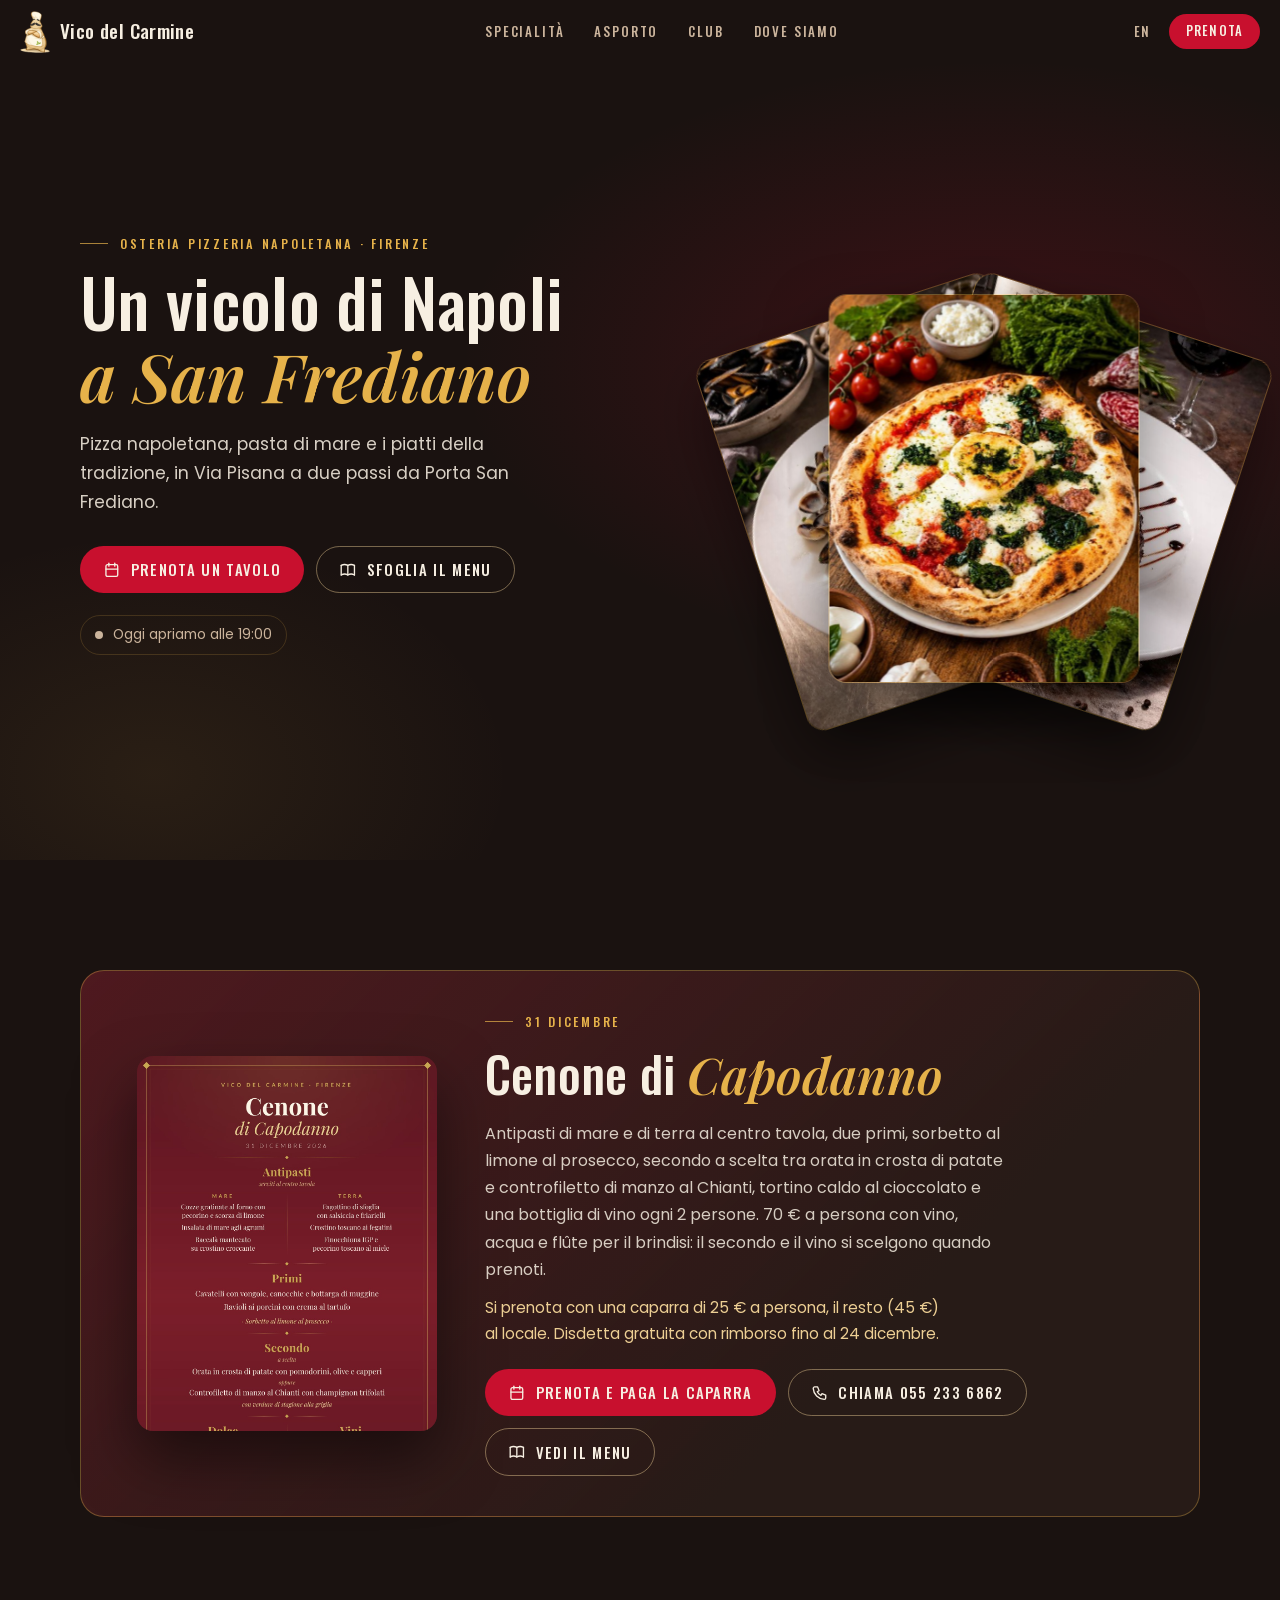
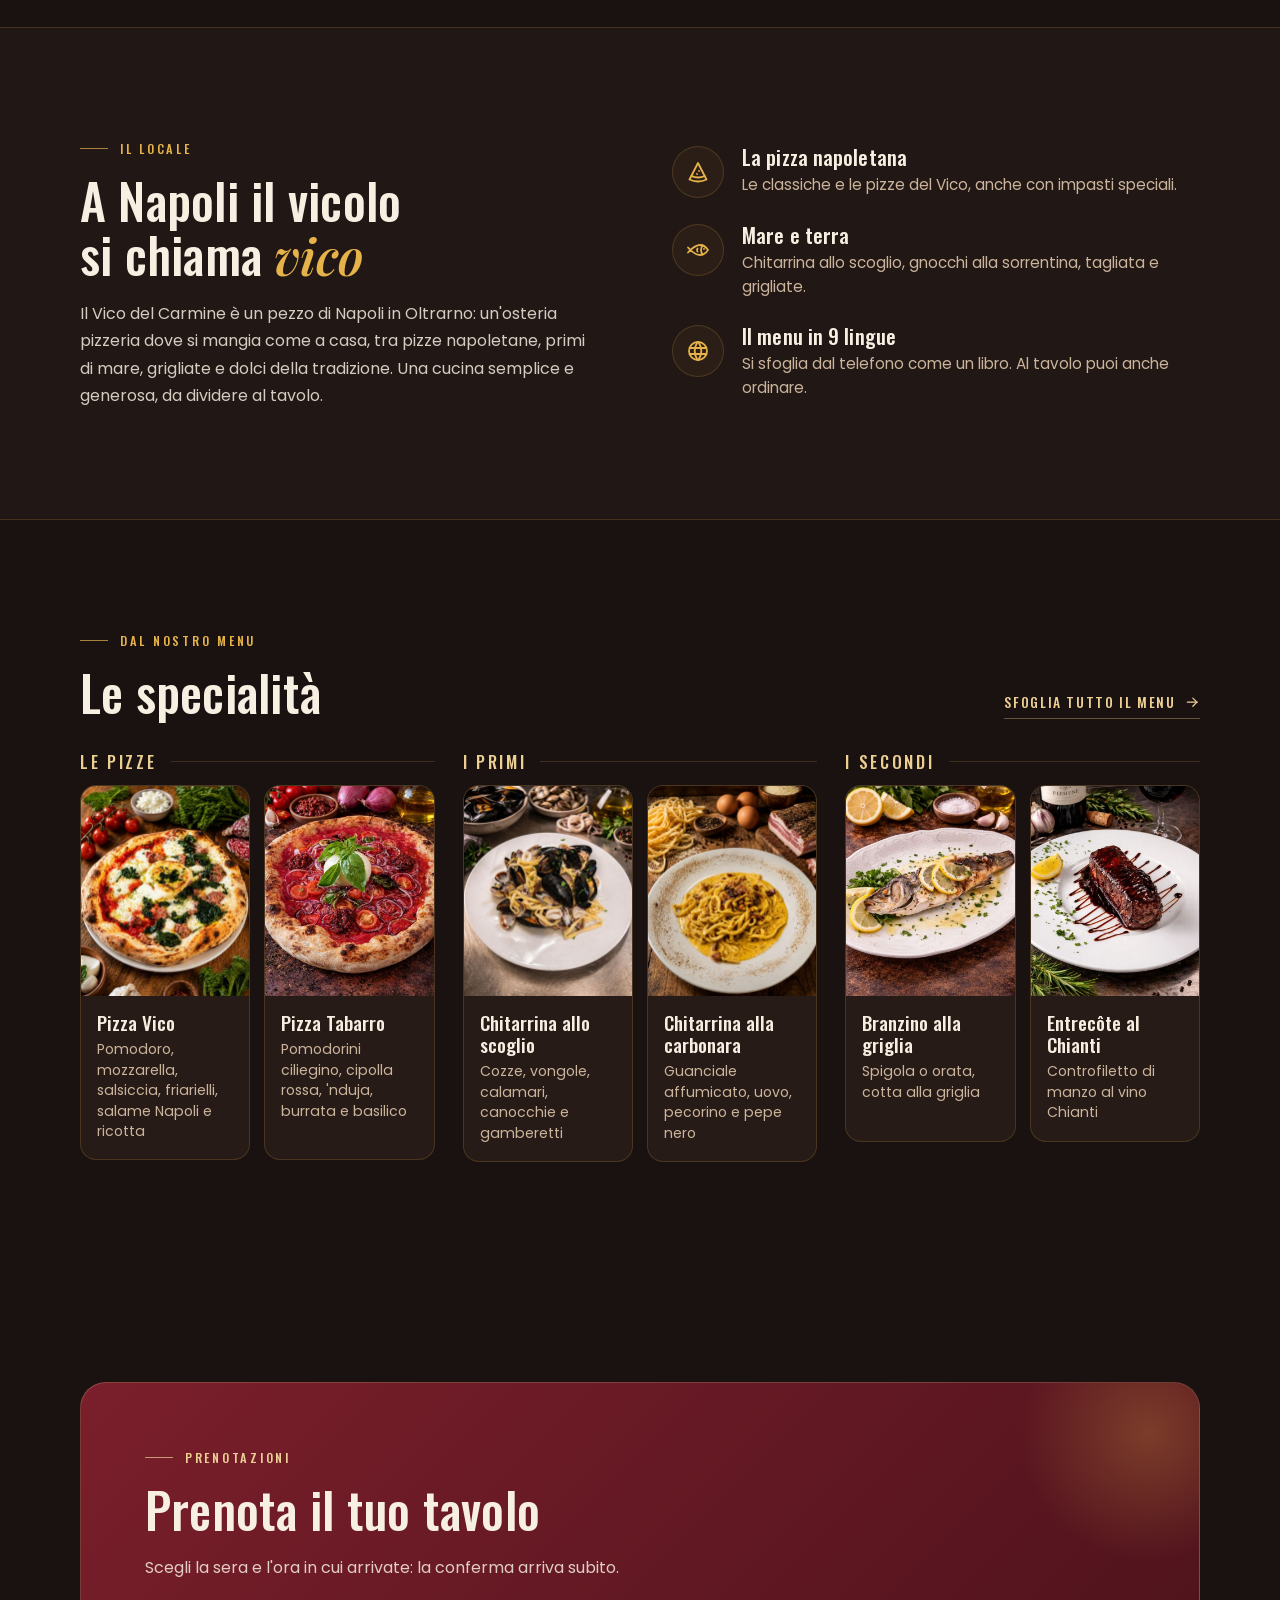
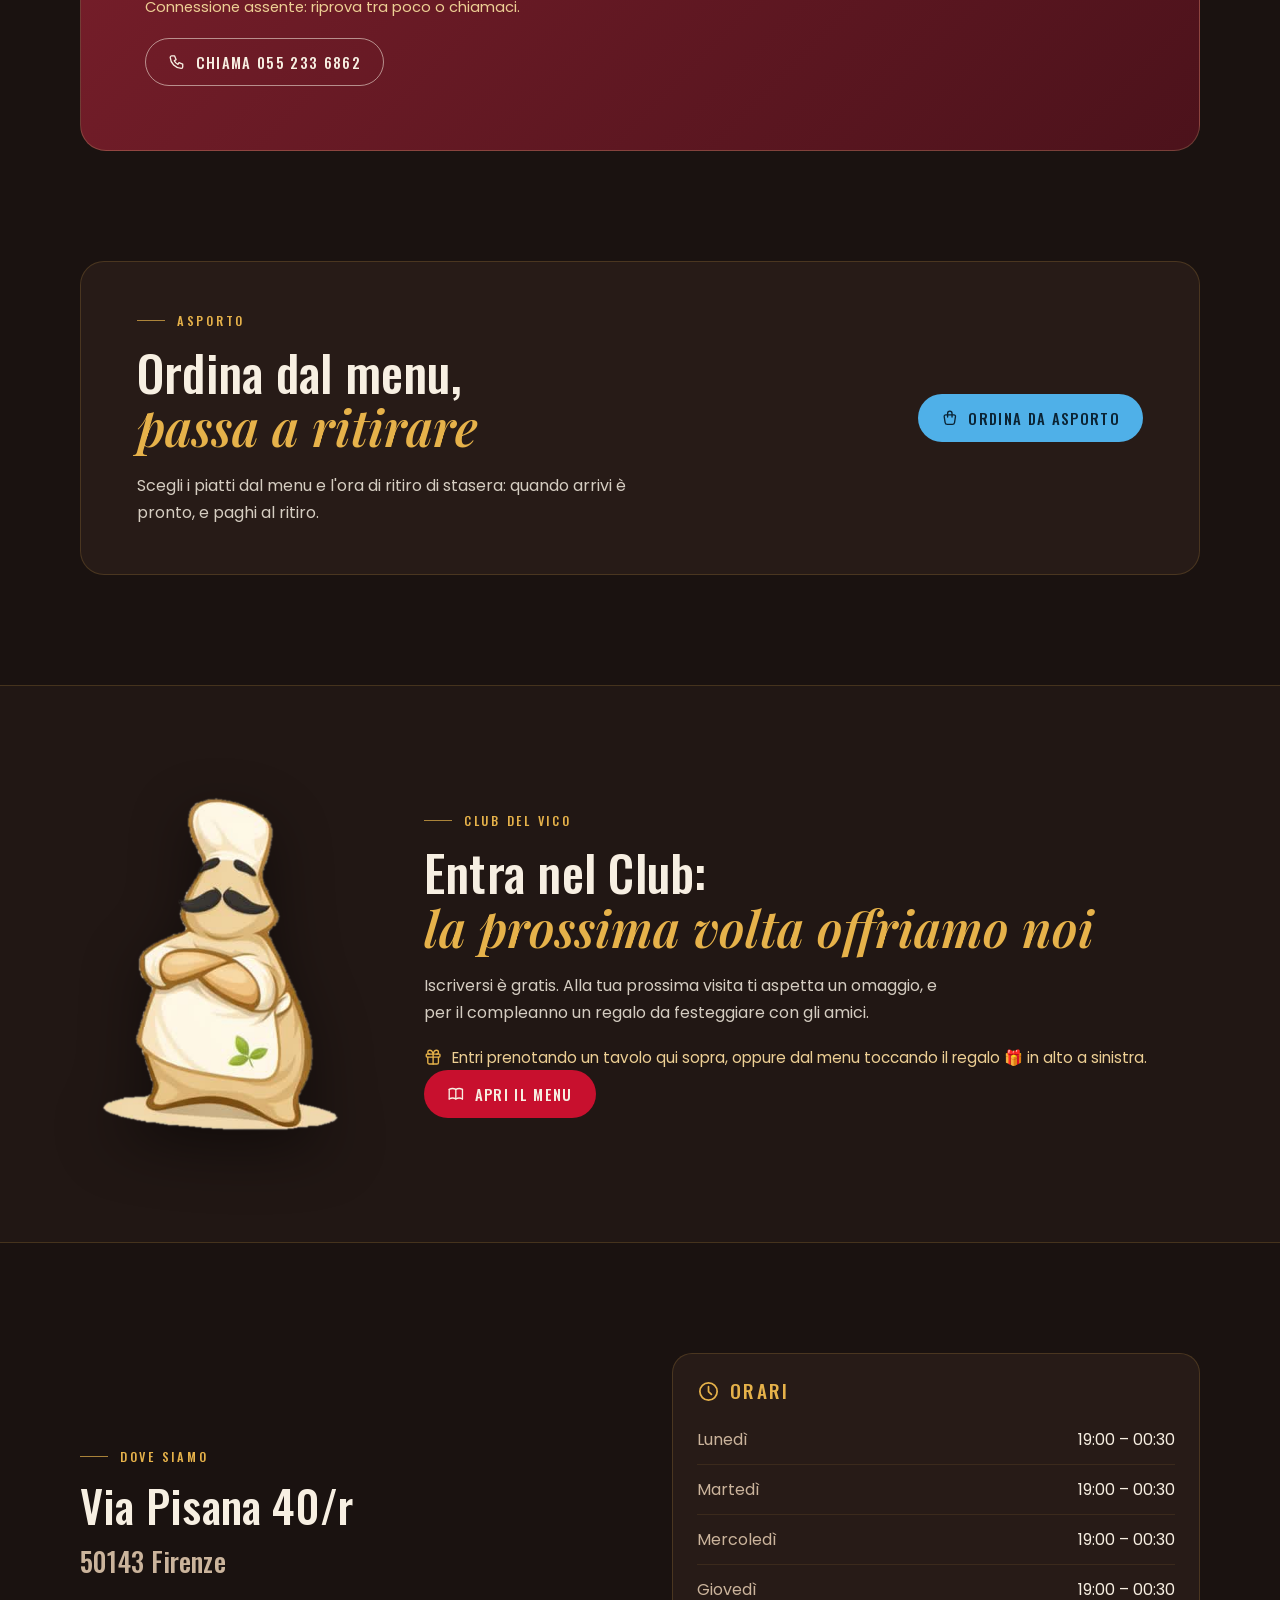
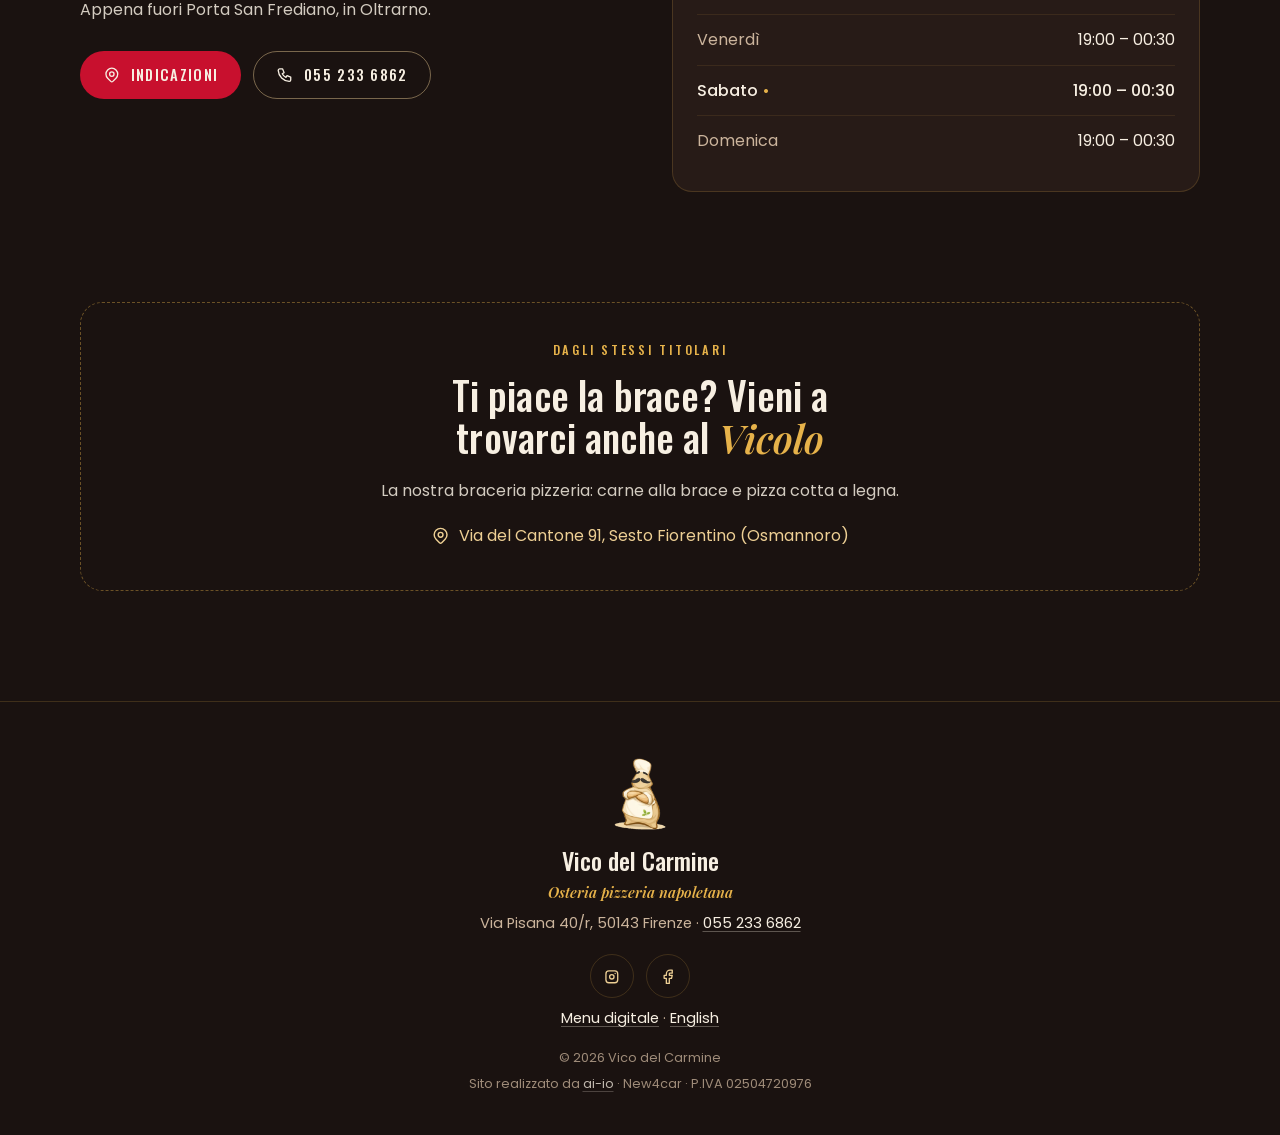
<file: index.html>
<!doctype html>
<html lang="it">
<head>
  <meta charset="utf-8">
  <meta name="viewport" content="width=device-width, initial-scale=1, viewport-fit=cover">
  <title>Vico del Carmine · Osteria pizzeria napoletana a Firenze, San Frediano</title>
  <meta name="description" content="Pizza napoletana, pasta di mare e cucina della tradizione in Via Pisana 40/r, a due passi da Porta San Frediano. Sfoglia il menu in 9 lingue e prenota il tuo tavolo.">
  <link rel="canonical" href="https://vicodelcarmine.it/">
  <link rel="alternate" hreflang="it" href="https://vicodelcarmine.it/">
  <link rel="alternate" hreflang="en" href="https://vicodelcarmine.it/en/">
  <link rel="alternate" hreflang="x-default" href="https://vicodelcarmine.it/">
  <meta property="og:type" content="restaurant">
  <meta property="og:site_name" content="Vico del Carmine">
  <meta property="og:title" content="Vico del Carmine · Osteria pizzeria napoletana a Firenze, San Frediano">
  <meta property="og:description" content="Pizza napoletana, pasta di mare e cucina della tradizione in Via Pisana 40/r, a due passi da Porta San Frediano. Sfoglia il menu in 9 lingue e prenota il tuo tavolo.">
  <meta property="og:url" content="https://vicodelcarmine.it/">
  <meta property="og:image" content="https://vicodelcarmine.it/assets/img/og.jpg">
  <meta property="og:image:width" content="1200">
  <meta property="og:image:height" content="630">
  <meta property="og:locale" content="it_IT">
  <meta name="twitter:card" content="summary_large_image">
  <meta name="theme-color" content="#1a1210">
  <link rel="icon" type="image/png" sizes="32x32" href="assets/img/favicon-32.png">
  <link rel="icon" type="image/png" sizes="64x64" href="assets/img/favicon-64.png">
  <link rel="apple-touch-icon" href="assets/img/apple-touch-icon.png">
  <link rel="preload" href="assets/fonts/oswald.woff2" as="font" type="font/woff2" crossorigin>
  <link rel="stylesheet" href="assets/css/font.css?v=f5415777">
  <link rel="stylesheet" href="assets/css/sito.css?v=61de08e0">
  <script type="application/ld+json">{"@context": "https://schema.org", "@type": "Restaurant", "name": "Vico del Carmine", "url": "https://vicodelcarmine.it/", "image": "https://vicodelcarmine.it/assets/img/og.jpg", "logo": "https://vicodelcarmine.it/assets/img/mascotte.png", "telephone": "+390552336862", "address": {"@type": "PostalAddress", "streetAddress": "Via Pisana 40/r", "postalCode": "50143", "addressLocality": "Firenze", "addressRegion": "FI", "addressCountry": "IT"}, "servesCuisine": ["Napoletana", "Pizza", "Pesce"], "priceRange": "€€", "hasMenu": "https://vicodelcarmine.github.io/menu/", "acceptsReservations": true, "openingHoursSpecification": [{"@type": "OpeningHoursSpecification", "dayOfWeek": ["Monday", "Tuesday", "Wednesday", "Thursday", "Friday", "Saturday", "Sunday"], "opens": "19:00", "closes": "00:30"}], "sameAs": ["https://www.instagram.com/vico.del.carmine/", "https://www.facebook.com/vicodelcarmineFi/"], "event": {"@type": "Event", "name": "Cenone di Capodanno", "description": "Antipasti di mare e di terra al centro tavola, due primi, sorbetto al limone al prosecco, secondo a scelta tra orata in crosta di patate e controfiletto di manzo al Chianti, tortino caldo al cioccolato e una bottiglia di vino ogni 2 persone. 70 € a persona con vino, acqua e flûte per il brindisi: il secondo e il vino si scelgono quando prenoti.", "startDate": "2026-12-31", "image": "https://vicodelcarmine.it/assets/img/eventi/cenone-capodanno-2026-70.jpg", "eventStatus": "https://schema.org/EventScheduled", "eventAttendanceMode": "https://schema.org/OfflineEventAttendanceMode", "location": {"@type": "Place", "name": "Vico del Carmine", "address": {"@type": "PostalAddress", "streetAddress": "Via Pisana 40/r", "postalCode": "50143", "addressLocality": "Firenze", "addressRegion": "FI", "addressCountry": "IT"}}, "offers": {"@type": "Offer", "price": "70", "priceCurrency": "EUR", "url": "https://vicodelcarmine.it/#evento"}}}</script>
</head>
<body>

<header class="testa" id="testa">
  <a class="marchio" href="./" aria-label="Vico del Carmine">
    <img src="assets/img/mascotte-240.png" alt="" width="172" height="240">
    <span>Vico del Carmine</span>
  </a>
  <nav class="nav" aria-label="Vico del Carmine">
    <a href="#specialita">Specialità</a>
    <a href="#asporto">Asporto</a>
    <a href="#club">Club</a>
    <a href="#dove">Dove siamo</a>
  </nav>
  <div class="testa-dx">
    <a class="lingua" href="en/" hreflang="en" lang="en" title="English">EN</a>
    <a class="btn btn-piccolo" href="#prenota">Prenota</a>
  </div>
</header>

<main>

  <section class="hero">
    <div class="contenitore hero-griglia">
      <div class="hero-testo">
        <p class="occhiello">Osteria pizzeria napoletana · Firenze</p>
        <h1>Un vicolo di Napoli<br><em>a San Frediano</em></h1>
        <p class="lead">Pizza napoletana, pasta di mare e i piatti della tradizione, in Via Pisana a due passi da Porta San Frediano.</p>
        <div class="azioni">
          <a class="btn" href="#prenota"><svg class="ico" viewBox="0 0 24 24" fill="none" stroke="currentColor" stroke-width="1.8" stroke-linecap="round" stroke-linejoin="round" aria-hidden="true"><path d="M4 7a2 2 0 0 1 2 -2h12a2 2 0 0 1 2 2v12a2 2 0 0 1 -2 2h-12a2 2 0 0 1 -2 -2v-12z"/><path d="M16 3v4"/><path d="M8 3v4"/><path d="M4 11h16"/></svg>Prenota un tavolo</a>
          <a class="btn btn-vuoto" href="https://vicodelcarmine.github.io/menu/"><svg class="ico" viewBox="0 0 24 24" fill="none" stroke="currentColor" stroke-width="1.8" stroke-linecap="round" stroke-linejoin="round" aria-hidden="true"><path d="M3 19a9 9 0 0 1 9 0a9 9 0 0 1 9 0"/><path d="M3 6a9 9 0 0 1 9 0a9 9 0 0 1 9 0"/><path d="M3 6l0 13"/><path d="M12 6l0 13"/><path d="M21 6l0 13"/></svg>Sfoglia il menu</a>
        </div>
        <p class="stato" id="stato" hidden><span class="pallino"></span><span id="stato-testo"></span></p>
      </div>
      <div class="ventaglio" aria-hidden="true"><img class="carta c1" src="assets/img/piatti/chitarra-scoglio.jpg" alt="" width="720" height="900"><img class="carta c2" src="assets/img/piatti/pizza-vico.jpg" alt="" width="720" height="900"><img class="carta c3" src="assets/img/piatti/entrecote-chianti.jpg" alt="" width="720" height="900"></div>
    </div>
  </section>

  <section class="sezione evento" id="evento" data-fino="2026-12-31"><div class="contenitore"><div class="evento-riquadro"><a class="evento-foto" href="assets/img/eventi/cenone-capodanno-2026-70.jpg" target="_blank" rel="noopener"><img src="assets/img/eventi/cenone-capodanno-2026-70.jpg" alt="Locandina del cenone di Capodanno del Vico del Carmine, 31 dicembre, 70 euro a persona vino incluso" width="1080" height="1920" loading="lazy"></a><div><p class="occhiello">31 dicembre</p><h2>Cenone di <em>Capodanno</em></h2><p class="testo">Antipasti di mare e di terra al centro tavola, due primi, sorbetto al limone al prosecco, secondo a scelta tra orata in crosta di patate e controfiletto di manzo al Chianti, tortino caldo al cioccolato e una bottiglia di vino ogni 2 persone. 70 € a persona con vino, acqua e flûte per il brindisi: il secondo e il vino si scelgono quando prenoti.</p><p class="testo evento-caparra">Si prenota con una caparra di 25 € a persona, il resto (45 €) al locale. Disdetta gratuita con rimborso fino al 24 dicembre.</p><div class="azioni"><a class="btn" href="https://www.capodannofirenze.it/ristoranti-capodanno-firenze/capodanno-ristorante-vico-del-carmine-firenze.html" target="_blank" rel="noopener"><svg class="ico" viewBox="0 0 24 24" fill="none" stroke="currentColor" stroke-width="1.8" stroke-linecap="round" stroke-linejoin="round" aria-hidden="true"><path d="M4 7a2 2 0 0 1 2 -2h12a2 2 0 0 1 2 2v12a2 2 0 0 1 -2 2h-12a2 2 0 0 1 -2 -2v-12z"/><path d="M16 3v4"/><path d="M8 3v4"/><path d="M4 11h16"/></svg>Prenota e paga la caparra</a><a class="btn btn-vuoto" href="tel:+390552336862"><svg class="ico" viewBox="0 0 24 24" fill="none" stroke="currentColor" stroke-width="1.8" stroke-linecap="round" stroke-linejoin="round" aria-hidden="true"><path d="M5 4h4l2 5l-2.5 1.5a11 11 0 0 0 5 5l1.5 -2.5l5 2v4a2 2 0 0 1 -2 2a16 16 0 0 1 -15 -15a2 2 0 0 1 2 -2"/></svg>Chiama 055 233 6862</a><a class="btn btn-vuoto" href="assets/img/eventi/cenone-capodanno-2026-70.jpg" target="_blank" rel="noopener"><svg class="ico" viewBox="0 0 24 24" fill="none" stroke="currentColor" stroke-width="1.8" stroke-linecap="round" stroke-linejoin="round" aria-hidden="true"><path d="M3 19a9 9 0 0 1 9 0a9 9 0 0 1 9 0"/><path d="M3 6a9 9 0 0 1 9 0a9 9 0 0 1 9 0"/><path d="M3 6l0 13"/><path d="M12 6l0 13"/><path d="M21 6l0 13"/></svg>Vedi il menu</a></div></div></div></div></section>

  <section class="sezione locale" id="locale">
    <div class="contenitore due">
      <div>
        <p class="occhiello">Il locale</p>
        <h2>A Napoli il vicolo<br>si chiama <em>vico</em></h2>
        <p class="testo">Il Vico del Carmine è un pezzo di Napoli in Oltrarno: un&#x27;osteria pizzeria dove si mangia come a casa, tra pizze napoletane, primi di mare, grigliate e dolci della tradizione. Una cucina semplice e generosa, da dividere al tavolo.</p>
      </div>
      <ul class="punti">
        <li><span class="icona"><svg class="ico" viewBox="0 0 24 24" fill="none" stroke="currentColor" stroke-width="1.8" stroke-linecap="round" stroke-linejoin="round" aria-hidden="true"><path d="M12 21.5c-3.04 0 -5.952 -.714 -8.5 -1.983l8.5 -16.517l8.5 16.517a19.09 19.09 0 0 1 -8.5 1.983z"/><path d="M5.38 15.866a14.94 14.94 0 0 0 6.815 1.634a14.944 14.944 0 0 0 6.502 -1.479"/><path d="M13 11.01v-.01"/><path d="M11 14v-.01"/></svg></span><div><h3>La pizza napoletana</h3><p>Le classiche e le pizze del Vico, anche con impasti speciali.</p></div></li>
        <li><span class="icona"><svg class="ico" viewBox="0 0 24 24" fill="none" stroke="currentColor" stroke-width="1.8" stroke-linecap="round" stroke-linejoin="round" aria-hidden="true"><path d="M16.69 7.44a6.973 6.973 0 0 0 -1.69 4.56c0 1.747 .64 3.345 1.699 4.571"/><path d="M2 9.504c7.715 8.647 14.75 10.265 20 2.498c-5.25 -7.761 -12.285 -6.142 -20 2.504"/><path d="M18 11v.01"/><path d="M11.5 10.5c-.667 1 -.667 2 0 3"/></svg></span><div><h3>Mare e terra</h3><p>Chitarrina allo scoglio, gnocchi alla sorrentina, tagliata e grigliate.</p></div></li>
        <li><span class="icona"><svg class="ico" viewBox="0 0 24 24" fill="none" stroke="currentColor" stroke-width="1.8" stroke-linecap="round" stroke-linejoin="round" aria-hidden="true"><path d="M3 12a9 9 0 1 0 18 0a9 9 0 0 0 -18 0"/><path d="M3.6 9h16.8"/><path d="M3.6 15h16.8"/><path d="M11.5 3a17 17 0 0 0 0 18"/><path d="M12.5 3a17 17 0 0 1 0 18"/></svg></span><div><h3>Il menu in 9 lingue</h3><p>Si sfoglia dal telefono come un libro. Al tavolo puoi anche ordinare.</p></div></li>
      </ul>
    </div>
  </section>

  <section class="sezione" id="specialita">
    <div class="contenitore intesta">
      <div>
        <p class="occhiello">Dal nostro menu</p>
        <h2>Le specialità</h2>
      </div>
      <a class="link-freccia" href="https://vicodelcarmine.github.io/menu/">Sfoglia tutto il menu<svg class="ico" viewBox="0 0 24 24" fill="none" stroke="currentColor" stroke-width="1.8" stroke-linecap="round" stroke-linejoin="round" aria-hidden="true"><path d="M5 12l14 0"/><path d="M13 18l6 -6"/><path d="M13 6l6 6"/></svg></a>
    </div>
    <div class="contenitore gruppi"><div class="gruppo"><h3 class="gruppo-titolo">Le pizze</h3><div class="coppia"><article class="piatto"><img src="assets/img/piatti/pizza-vico.jpg" alt="Pizza Vico" width="720" height="900" loading="lazy"><div><h4>Pizza Vico</h4><p>Pomodoro, mozzarella, salsiccia, friarielli, salame Napoli e ricotta</p></div></article><article class="piatto"><img src="assets/img/piatti/pizza-tabarro.jpg" alt="Pizza Tabarro" width="720" height="900" loading="lazy"><div><h4>Pizza Tabarro</h4><p>Pomodorini ciliegino, cipolla rossa, &#x27;nduja, burrata e basilico</p></div></article></div></div><div class="gruppo"><h3 class="gruppo-titolo">I primi</h3><div class="coppia"><article class="piatto"><img src="assets/img/piatti/chitarra-scoglio.jpg" alt="Chitarrina allo scoglio" width="720" height="900" loading="lazy"><div><h4>Chitarrina allo scoglio</h4><p>Cozze, vongole, calamari, canocchie e gamberetti</p></div></article><article class="piatto"><img src="assets/img/piatti/carbonara.jpg" alt="Chitarrina alla carbonara" width="720" height="900" loading="lazy"><div><h4>Chitarrina alla carbonara</h4><p>Guanciale affumicato, uovo, pecorino e pepe nero</p></div></article></div></div><div class="gruppo"><h3 class="gruppo-titolo">I secondi</h3><div class="coppia"><article class="piatto"><img src="assets/img/piatti/branzino-griglia.jpg" alt="Branzino alla griglia" width="720" height="900" loading="lazy"><div><h4>Branzino alla griglia</h4><p>Spigola o orata, cotta alla griglia</p></div></article><article class="piatto"><img src="assets/img/piatti/entrecote-chianti.jpg" alt="Entrecôte al Chianti" width="720" height="900" loading="lazy"><div><h4>Entrecôte al Chianti</h4><p>Controfiletto di manzo al vino Chianti</p></div></article></div></div></div>
  </section>

  <section class="sezione prenota" id="prenota">
    <div class="contenitore">
      <div class="riquadro">
        <p class="occhiello">Prenotazioni</p>
        <h2>Prenota il tuo tavolo</h2>
        <p class="testo">Scegli la sera e l&#x27;ora in cui arrivate: la conferma arriva subito.</p>
        <div id="pren-app"></div>
        <div class="azioni pren-chiama">
          <a class="btn btn-chiaro" href="tel:+390552336862"><svg class="ico" viewBox="0 0 24 24" fill="none" stroke="currentColor" stroke-width="1.8" stroke-linecap="round" stroke-linejoin="round" aria-hidden="true"><path d="M5 4h4l2 5l-2.5 1.5a11 11 0 0 0 5 5l1.5 -2.5l5 2v4a2 2 0 0 1 -2 2a16 16 0 0 1 -15 -15a2 2 0 0 1 2 -2"/></svg>Chiama 055 233 6862</a>
          
        </div>
      </div>
    </div>
  </section>

  <section class="sezione asporto" id="asporto"><div class="contenitore"><div class="asporto-riquadro"><div><p class="occhiello">Asporto</p><h2>Ordina dal menu,<br><em>passa a ritirare</em></h2><p class="testo">Scegli i piatti dal menu e l&#x27;ora di ritiro di stasera: quando arrivi è pronto, e paghi al ritiro.</p></div><a class="btn btn-azzurro" href="https://vicodelcarmine.github.io/menu/?asporto=1"><svg class="ico" viewBox="0 0 24 24" fill="none" stroke="currentColor" stroke-width="1.8" stroke-linecap="round" stroke-linejoin="round" aria-hidden="true"><path d="M6.331 8h11.339a2 2 0 0 1 1.977 2.304l-1.255 8.152a3 3 0 0 1 -2.966 2.544h-6.852a3 3 0 0 1 -2.965 -2.544l-1.255 -8.152a2 2 0 0 1 1.977 -2.304z"/><path d="M9 11v-5a3 3 0 0 1 6 0v5"/></svg>Ordina da asporto</a></div></div></section>

  <section class="sezione club" id="club">
    <div class="contenitore club-griglia">
      <img class="club-mascotte" src="assets/img/mascotte.png" alt="" width="348" height="486" loading="lazy">
      <div>
        <p class="occhiello">Club del Vico</p>
        <h2>Entra nel Club:<br><em>la prossima volta offriamo noi</em></h2>
        <p class="testo">Iscriversi è gratis. Alla tua prossima visita ti aspetta un omaggio, e per il compleanno un regalo da festeggiare con gli amici.</p>
        <p class="come"><svg class="ico" viewBox="0 0 24 24" fill="none" stroke="currentColor" stroke-width="1.8" stroke-linecap="round" stroke-linejoin="round" aria-hidden="true"><path d="M3 9a1 1 0 0 1 1 -1h16a1 1 0 0 1 1 1v2a1 1 0 0 1 -1 1h-16a1 1 0 0 1 -1 -1z"/><path d="M12 8l0 13"/><path d="M19 12v7a2 2 0 0 1 -2 2h-10a2 2 0 0 1 -2 -2v-7"/><path d="M7.5 8a2.5 2.5 0 0 1 0 -5a4.8 8 0 0 1 4.5 5a4.8 8 0 0 1 4.5 -5a2.5 2.5 0 0 1 0 5"/></svg><span>Entri prenotando un tavolo qui sopra, oppure dal menu toccando il regalo 🎁 in alto a sinistra.</span></p>
        <a class="btn" href="https://vicodelcarmine.github.io/menu/"><svg class="ico" viewBox="0 0 24 24" fill="none" stroke="currentColor" stroke-width="1.8" stroke-linecap="round" stroke-linejoin="round" aria-hidden="true"><path d="M3 19a9 9 0 0 1 9 0a9 9 0 0 1 9 0"/><path d="M3 6a9 9 0 0 1 9 0a9 9 0 0 1 9 0"/><path d="M3 6l0 13"/><path d="M12 6l0 13"/><path d="M21 6l0 13"/></svg>Apri il menu</a>
      </div>
    </div>
  </section>

  <section class="sezione dove" id="dove">
    <div class="contenitore due">
      <div>
        <p class="occhiello">Dove siamo</p>
        <h2>Via Pisana 40/r<br><span class="citta">50143 Firenze</span></h2>
        <p class="testo">Appena fuori Porta San Frediano, in Oltrarno.</p>
        <div class="azioni">
          <a class="btn" href="https://www.google.com/maps/dir/?api=1&amp;destination=Vico+del+Carmine,+Via+Pisana+40r,+50143+Firenze" target="_blank" rel="noopener"><svg class="ico" viewBox="0 0 24 24" fill="none" stroke="currentColor" stroke-width="1.8" stroke-linecap="round" stroke-linejoin="round" aria-hidden="true"><path d="M9 11a3 3 0 1 0 6 0a3 3 0 0 0 -6 0"/><path d="M17.657 16.657l-4.243 4.243a2 2 0 0 1 -2.827 0l-4.244 -4.243a8 8 0 1 1 11.314 0z"/></svg>Indicazioni</a>
          <a class="btn btn-vuoto" href="tel:+390552336862"><svg class="ico" viewBox="0 0 24 24" fill="none" stroke="currentColor" stroke-width="1.8" stroke-linecap="round" stroke-linejoin="round" aria-hidden="true"><path d="M5 4h4l2 5l-2.5 1.5a11 11 0 0 0 5 5l1.5 -2.5l5 2v4a2 2 0 0 1 -2 2a16 16 0 0 1 -15 -15a2 2 0 0 1 2 -2"/></svg>055 233 6862</a>
        </div>
      </div>
      <div class="orari">
        <h3><svg class="ico" viewBox="0 0 24 24" fill="none" stroke="currentColor" stroke-width="1.8" stroke-linecap="round" stroke-linejoin="round" aria-hidden="true"><path d="M3 12a9 9 0 1 0 18 0a9 9 0 0 0 -18 0"/><path d="M12 7v5l3 3"/></svg>Orari</h3>
        <table><tr data-g="1"><th scope="row">lunedì</th><td>19:00 – 00:30</td></tr><tr data-g="2"><th scope="row">martedì</th><td>19:00 – 00:30</td></tr><tr data-g="3"><th scope="row">mercoledì</th><td>19:00 – 00:30</td></tr><tr data-g="4"><th scope="row">giovedì</th><td>19:00 – 00:30</td></tr><tr data-g="5"><th scope="row">venerdì</th><td>19:00 – 00:30</td></tr><tr data-g="6"><th scope="row">sabato</th><td>19:00 – 00:30</td></tr><tr data-g="0"><th scope="row">domenica</th><td>19:00 – 00:30</td></tr></table>
      </div>
    </div>
  </section>

  <section class="sezione vicolo"><div class="contenitore"><div class="vicolo-riquadro"><p class="occhiello">Dagli stessi titolari</p><h2>Ti piace la brace? Vieni a trovarci anche al <em>Vicolo</em></h2><p class="testo">La nostra braceria pizzeria: carne alla brace e pizza cotta a legna.</p><p class="vicolo-dove"><a href="https://www.google.com/maps/dir/?api=1&amp;destination=Via+del+Cantone+91,+50019+Sesto+Fiorentino+FI" target="_blank" rel="noopener"><svg class="ico" viewBox="0 0 24 24" fill="none" stroke="currentColor" stroke-width="1.8" stroke-linecap="round" stroke-linejoin="round" aria-hidden="true"><path d="M9 11a3 3 0 1 0 6 0a3 3 0 0 0 -6 0"/><path d="M17.657 16.657l-4.243 4.243a2 2 0 0 1 -2.827 0l-4.244 -4.243a8 8 0 1 1 11.314 0z"/></svg>Via del Cantone 91, Sesto Fiorentino (Osmannoro)</a></p></div></div></section>

</main>

<footer class="piede">
  <div class="contenitore">
    <img src="assets/img/mascotte-240.png" alt="" width="58" height="81" loading="lazy">
    <p class="piede-nome">Vico del Carmine</p>
    <p class="piede-motto">Osteria pizzeria napoletana</p>
    <p>Via Pisana 40/r, 50143 Firenze · <a href="tel:+390552336862">055 233 6862</a></p>
    <p class="social"><a href="https://www.instagram.com/vico.del.carmine/" target="_blank" rel="noopener" aria-label="Instagram"><svg class="ico" viewBox="0 0 24 24" fill="none" stroke="currentColor" stroke-width="1.8" stroke-linecap="round" stroke-linejoin="round" aria-hidden="true"><path d="M4 8a4 4 0 0 1 4 -4h8a4 4 0 0 1 4 4v8a4 4 0 0 1 -4 4h-8a4 4 0 0 1 -4 -4z"/><path d="M9 12a3 3 0 1 0 6 0a3 3 0 0 0 -6 0"/><path d="M16.5 7.5v.01"/></svg></a><a href="https://www.facebook.com/vicodelcarmineFi/" target="_blank" rel="noopener" aria-label="Facebook"><svg class="ico" viewBox="0 0 24 24" fill="none" stroke="currentColor" stroke-width="1.8" stroke-linecap="round" stroke-linejoin="round" aria-hidden="true"><path d="M7 10v4h3v7h4v-7h3l1 -4h-4v-2a1 1 0 0 1 1 -1h3v-4h-3a5 5 0 0 0 -5 5v2h-3"/></svg></a></p>
    <p><a href="https://vicodelcarmine.github.io/menu/">Menu digitale</a> · <a href="en/" hreflang="en" lang="en">English</a></p>
    <p class="piccolo">© 2026 Vico del Carmine</p>
    <p class="piccolo credito">Sito realizzato da <a href="https://ai-io.it" target="_blank" rel="noopener">ai-io</a> · New4car · P.IVA 02504720976</p>
  </div>
</footer>

<nav class="barra" aria-label="Vico del Carmine">
  <a href="https://vicodelcarmine.github.io/menu/"><svg class="ico" viewBox="0 0 24 24" fill="none" stroke="currentColor" stroke-width="1.8" stroke-linecap="round" stroke-linejoin="round" aria-hidden="true"><path d="M3 19a9 9 0 0 1 9 0a9 9 0 0 1 9 0"/><path d="M3 6a9 9 0 0 1 9 0a9 9 0 0 1 9 0"/><path d="M3 6l0 13"/><path d="M12 6l0 13"/><path d="M21 6l0 13"/></svg><span>Menu</span></a>
  <a href="https://www.google.com/maps/dir/?api=1&amp;destination=Vico+del+Carmine,+Via+Pisana+40r,+50143+Firenze" target="_blank" rel="noopener"><svg class="ico" viewBox="0 0 24 24" fill="none" stroke="currentColor" stroke-width="1.8" stroke-linecap="round" stroke-linejoin="round" aria-hidden="true"><path d="M9 11a3 3 0 1 0 6 0a3 3 0 0 0 -6 0"/><path d="M17.657 16.657l-4.243 4.243a2 2 0 0 1 -2.827 0l-4.244 -4.243a8 8 0 1 1 11.314 0z"/></svg><span>Indicazioni</span></a>
  <a class="asporto" href="https://vicodelcarmine.github.io/menu/?asporto=1"><svg class="ico" viewBox="0 0 24 24" fill="none" stroke="currentColor" stroke-width="1.8" stroke-linecap="round" stroke-linejoin="round" aria-hidden="true"><path d="M6.331 8h11.339a2 2 0 0 1 1.977 2.304l-1.255 8.152a3 3 0 0 1 -2.966 2.544h-6.852a3 3 0 0 1 -2.965 -2.544l-1.255 -8.152a2 2 0 0 1 1.977 -2.304z"/><path d="M9 11v-5a3 3 0 0 1 6 0v5"/></svg><span>Asporto</span></a>
  <a class="primo" href="#prenota"><svg class="ico" viewBox="0 0 24 24" fill="none" stroke="currentColor" stroke-width="1.8" stroke-linecap="round" stroke-linejoin="round" aria-hidden="true"><path d="M4 7a2 2 0 0 1 2 -2h12a2 2 0 0 1 2 2v12a2 2 0 0 1 -2 2h-12a2 2 0 0 1 -2 -2v-12z"/><path d="M16 3v4"/><path d="M8 3v4"/><path d="M4 11h16"/></svg><span>Prenota</span></a>
</nav>

<script>window.SITO = {"orari": {"1": [["19:00", "00:30"]], "2": [["19:00", "00:30"]], "3": [["19:00", "00:30"]], "4": [["19:00", "00:30"]], "5": [["19:00", "00:30"]], "6": [["19:00", "00:30"]], "0": [["19:00", "00:30"]]}, "giorni": ["domenica", "lunedì", "martedì", "mercoledì", "giovedì", "venerdì", "sabato"], "testi": {"stato_aperto": "Aperto ora · fino alle {ora}", "stato_apre_oggi": "Oggi apriamo alle {ora}", "stato_apre": "Riapriamo {giorno} alle {ora}", "stato_chiuso": "Oggi siamo chiusi", "domani": "domani"}, "lingua": "it", "nome": "Vico del Carmine", "indirizzo": "Via Pisana 40/r, Firenze", "telefono": "+390552336862", "telefonoVisto": "055 233 6862", "prenota": {"url": "https://agbvmhpktilpaoabjkre.supabase.co", "chiave": "sb_publishable_2O5l8ZbQqGnwDXwxZnsZ2Q_0Mt1V8T7", "tessera": "https://vicodelcarmine.github.io/menu/?club="}, "pren": {"sera": "La sera", "turno": "A che ora arrivate", "persone": "Quante persone", "dati": "I tuoi dati", "oggi": "oggi", "domani": "domani", "mesi": ["gen", "feb", "mar", "apr", "mag", "giu", "lug", "ago", "set", "ott", "nov", "dic"], "liberi": "posti liberi", "ultimi": "ultimi", "pieno": "pieno", "chiuso": "chiuso", "solo_telefono": "chiama", "una_persona": "persona", "piu_persone": "persone", "gruppo": "Siete più di {n}? Chiamaci al {tel}.", "nome": "Nome e cognome", "telefono": "Telefono", "email": "Email", "nascita": "Data di nascita", "nascita_perche": "per il regalo di compleanno", "nota": "Nota (facoltativa)", "nota_esempio": "Allergie, seggiolone, una ricorrenza…", "privacy": "Ho letto l'informativa privacy", "privacy_titolo": "Informativa privacy", "privacy_testo": "<p><b>Chi raccoglie i dati:<\/b> il ristorante Vico del Carmine, Via Pisana 40/r, Firenze (titolare del trattamento). Per qualsiasi richiesta: vicodelcarmine1@gmail.com.<\/p><p><b>Per prenotare:<\/b> nome e telefono, per gestire la prenotazione e mandarti la conferma su WhatsApp. Se rispondi al messaggio, su WhatsApp ricevi anche il tuo regalo, l'invito al Club e, il giorno dopo, la richiesta di un voto alla serata. Scrivi STOP e non ti scriviamo più.<\/p><p><b>Se hai prenotato tramite un portale di prenotazione:<\/b> il portale ci passa nome, telefono, email e numero di persone per gestire il tuo tavolo. Possiamo usarli anche per scriverti una sola volta su WhatsApp un'offerta per prenotare direttamente con noi. Non ti scriviamo se hai usato alcune promozioni del portale. Scrivi STOP e non ti scriviamo più.<\/p><p><b>Statistiche:<\/b> contiamo le visite al sito in forma anonima, senza cookie. Quando prenoti o entri nel Club registriamo anche da dove sei arrivato (per esempio Google, Instagram o un nostro messaggio), solo per capire quali canali funzionano.<\/p><p><b>Se entri nel Club del Vico (facoltativo):<\/b> anche data di nascita ed email (facoltativa), per la tua tessera con il premio di benvenuto e il regalo di compleanno. Solo se metti la spunta sulle offerte, anche per mandarti le offerte del Club, al massimo una ogni 15 giorni. Non cediamo i dati a nessuno e non li usiamo per altro.<\/p><p><b>Dove:<\/b> su un database protetto (Supabase), usato solo dal ristorante; i messaggi WhatsApp passano da WhatsApp (Meta).<\/p><p><b>Per quanto:<\/b> le prenotazioni per 24 mesi, per riconoscerti quando torni e per le statistiche interne del ristorante (per esempio ogni quanto torni e da dove arrivano le prenotazioni); dopo restano solo come numeri, senza nome né telefono. I dati del Club finché resti nel Club: puoi uscire quando vuoi dalla tua tessera e i dati si cancellano subito.<\/p><p><b>I tuoi diritti:<\/b> puoi vedere, correggere o cancellare i tuoi dati e togliere il consenso alle offerte in ogni momento; puoi anche rivolgerti al Garante per la protezione dei dati personali.<\/p>", "tel_aiuto": "Solo per la tua prenotazione", "tel_aiuto_wa": "Ti mandiamo la conferma su WhatsApp", "privacy_breve": "Usiamo nome e telefono solo per la prenotazione.", "benv_wa": "🎁 C'è un regalo per te: ti abbiamo scritto su WhatsApp, rispondi CIAO per attivarlo!", "benv_schermo": "🥂 Benvenuto! Il prosecco te lo offriamo noi, per {n}: mostra questa conferma al cameriere.", "conf_wa": "📲 Ti abbiamo mandato la conferma su WhatsApp.", "club_tit": "🎁 Vuoi anche un regalo per la prossima volta?", "club_sotto": "Entra nel Club del Vico: un regalo alla prossima visita e uno per il compleanno. Nome e telefono li abbiamo già: manca solo la data di nascita.", "email_fac": "Email (facoltativa)", "club_entra": "Entra nel Club", "club_ok": "✅ Sei nel Club! Il regalo di benvenuto è nella tua tessera, nel menu del Vico.", "club_gia": "Questo numero è già nel Club: trovi la tessera nel menu del Vico.", "club_e_privacy": "Per entrare nel Club serve la spunta sull'informativa privacy.", "promo": "Voglio ricevere le offerte del Club (email e notifiche)", "club": "Prenotando entri nel Club del Vico, con il premio di benvenuto e il regalo di compleanno.", "socio": "Prenoti come {nome}.", "non_sei_tu": "Non sei tu?", "conferma": "Conferma la prenotazione", "invio": "Un attimo…", "fatto": "Prenotazione confermata", "fatto_quando": "Ti aspettiamo {giorno} alle {ora} · {persone}", "codice": "Codice prenotazione", "benvenuto": "🎁 Sei nel Club del Vico: nella tua tessera trovi il premio di benvenuto.", "calendario": "Aggiungi al calendario", "tessera": "Apri la tua tessera", "altra": "Prenota un'altra sera", "mie": "Le tue prenotazioni", "annulla": "Annulla", "annulla_chiedi": "Annullo la prenotazione di {giorno} alle {ora}?", "annullata": "Prenotazione annullata. Speriamo di vederti presto!", "chiama": "Preferisci chiamare?", "spente": "Le prenotazioni online sono chiuse in questo momento: chiamaci al {tel}.", "nessuna": "Nei prossimi giorni non ci sono più posti online: chiamaci al {tel}.", "e_rete": "Connessione assente: riprova tra poco o chiamaci.", "e_server": "Qualcosa non ha funzionato: riprova o chiamaci.", "e_nome": "Scrivi nome e cognome.", "e_telefono": "Scrivi un numero di telefono valido.", "e_email": "Scrivi un'email valida.", "e_nascita": "Scrivi la tua data di nascita.", "e_privacy": "Per prenotare serve la spunta sull'informativa privacy.", "e_scegli": "Scegli la sera e l'ora di arrivo.", "e_pieno": "Quell'orario si è appena riempito: scegline un altro.", "e_tardi": "È tardi per prenotare online quest'orario: chiamaci.", "e_sera": "Quella sera non si può prenotare: scegline un'altra.", "e_gruppo": "Per gruppi più grandi chiamaci.", "e_troppe": "Troppe prenotazioni: chiamaci.", "e_doppia": "Hai già una prenotazione per questa sera.", "e_tante": "Hai già 3 prenotazioni in arrivo: chiamaci.", "e_gia": "Questa email o questo numero sono già nel Club con altri dati: scrivili come quando ti sei iscritto, oppure chiamaci.", "e_chiuse": "Le prenotazioni online sono chiuse: chiamaci."}, "soloTelefono": ["2026-12-31"]};</script>
<script src="assets/js/sito.js?v=cd91492b" defer></script>
<script src="assets/js/prenota.js?v=29035a99" defer></script>
</body>
</html>
</file>
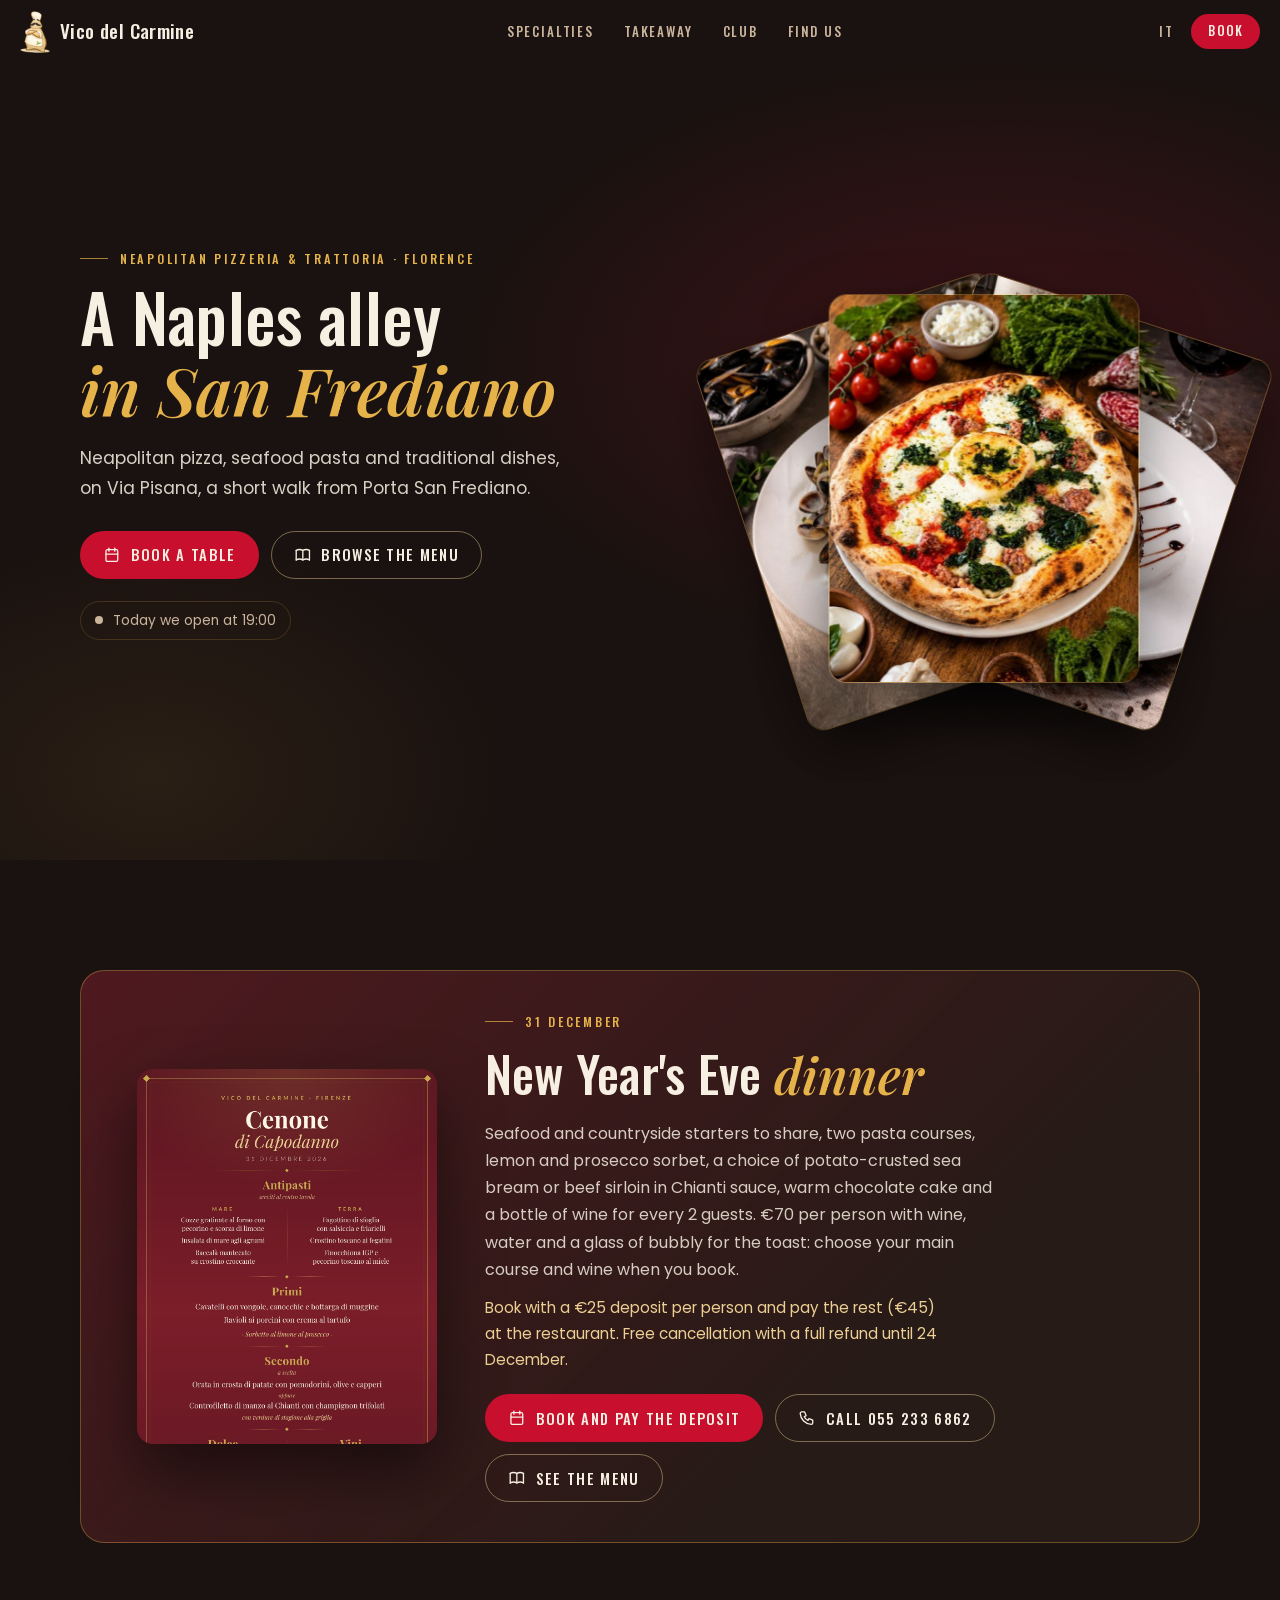
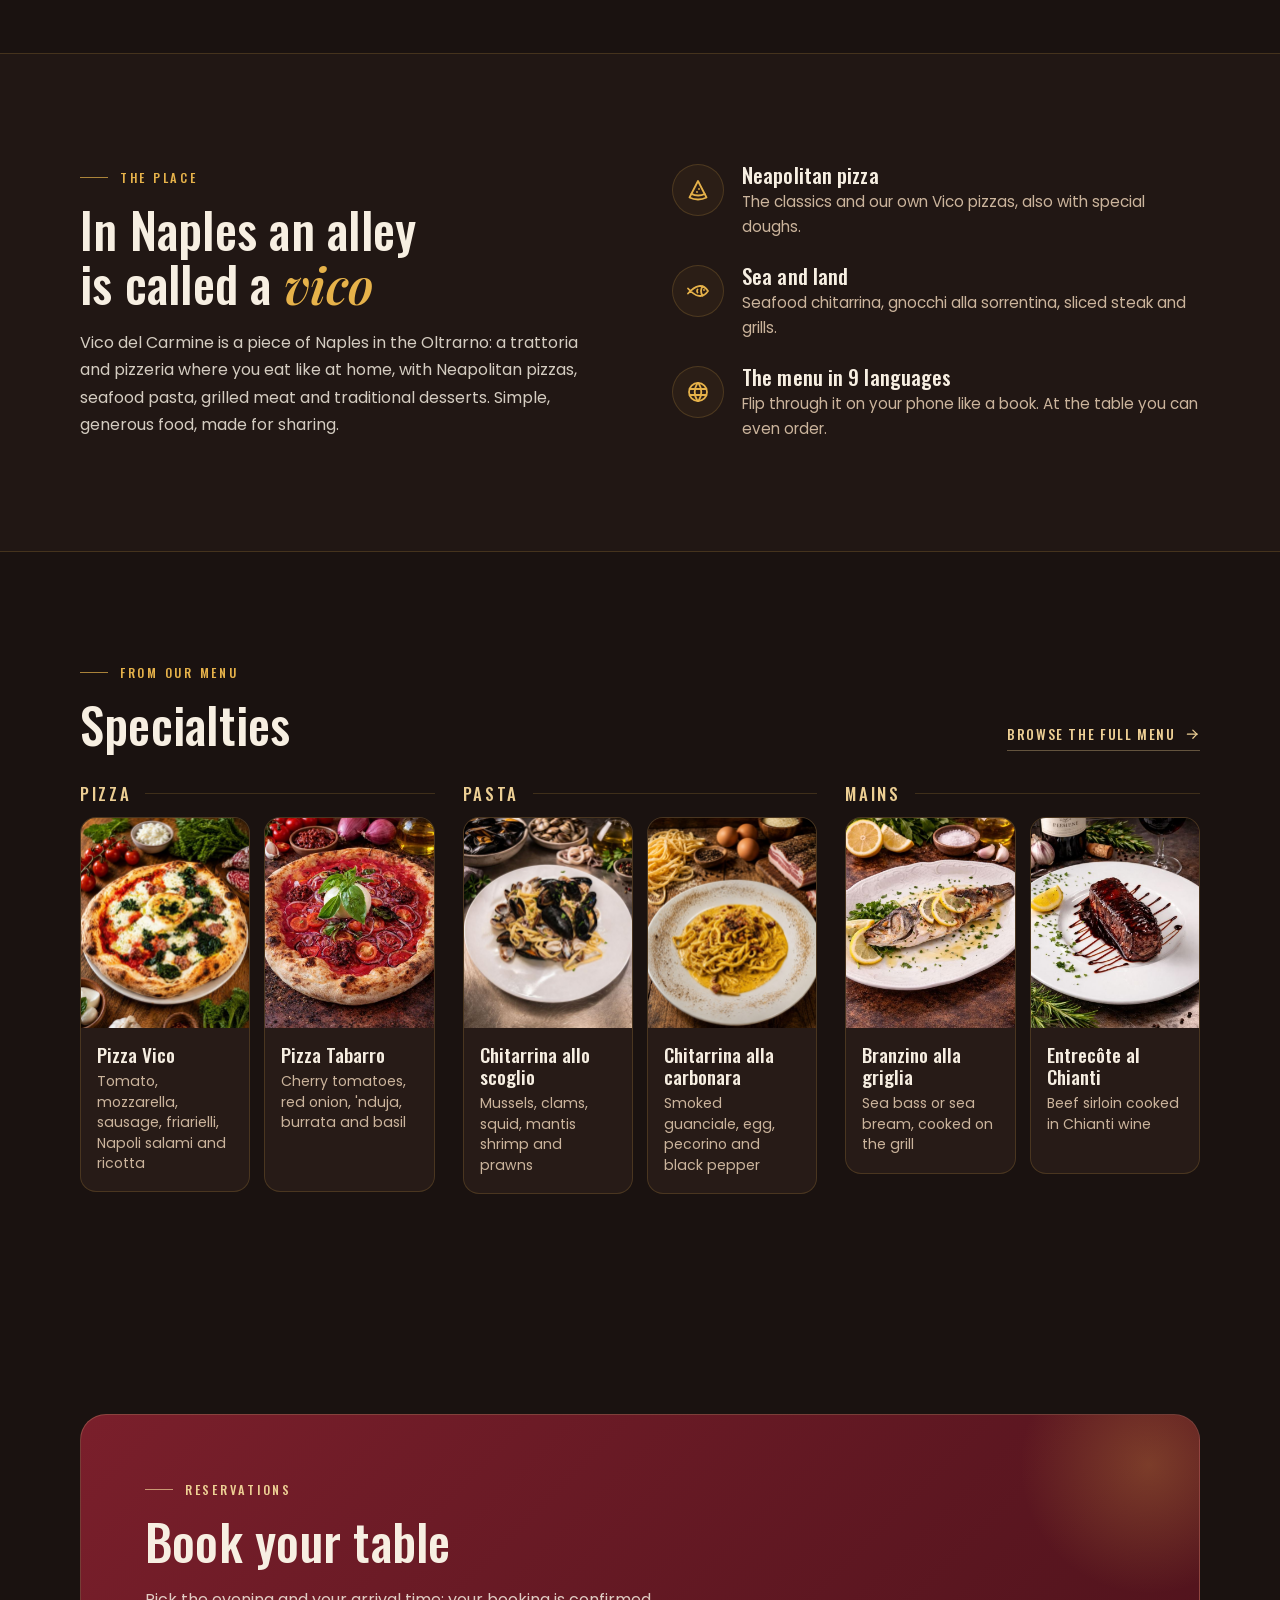
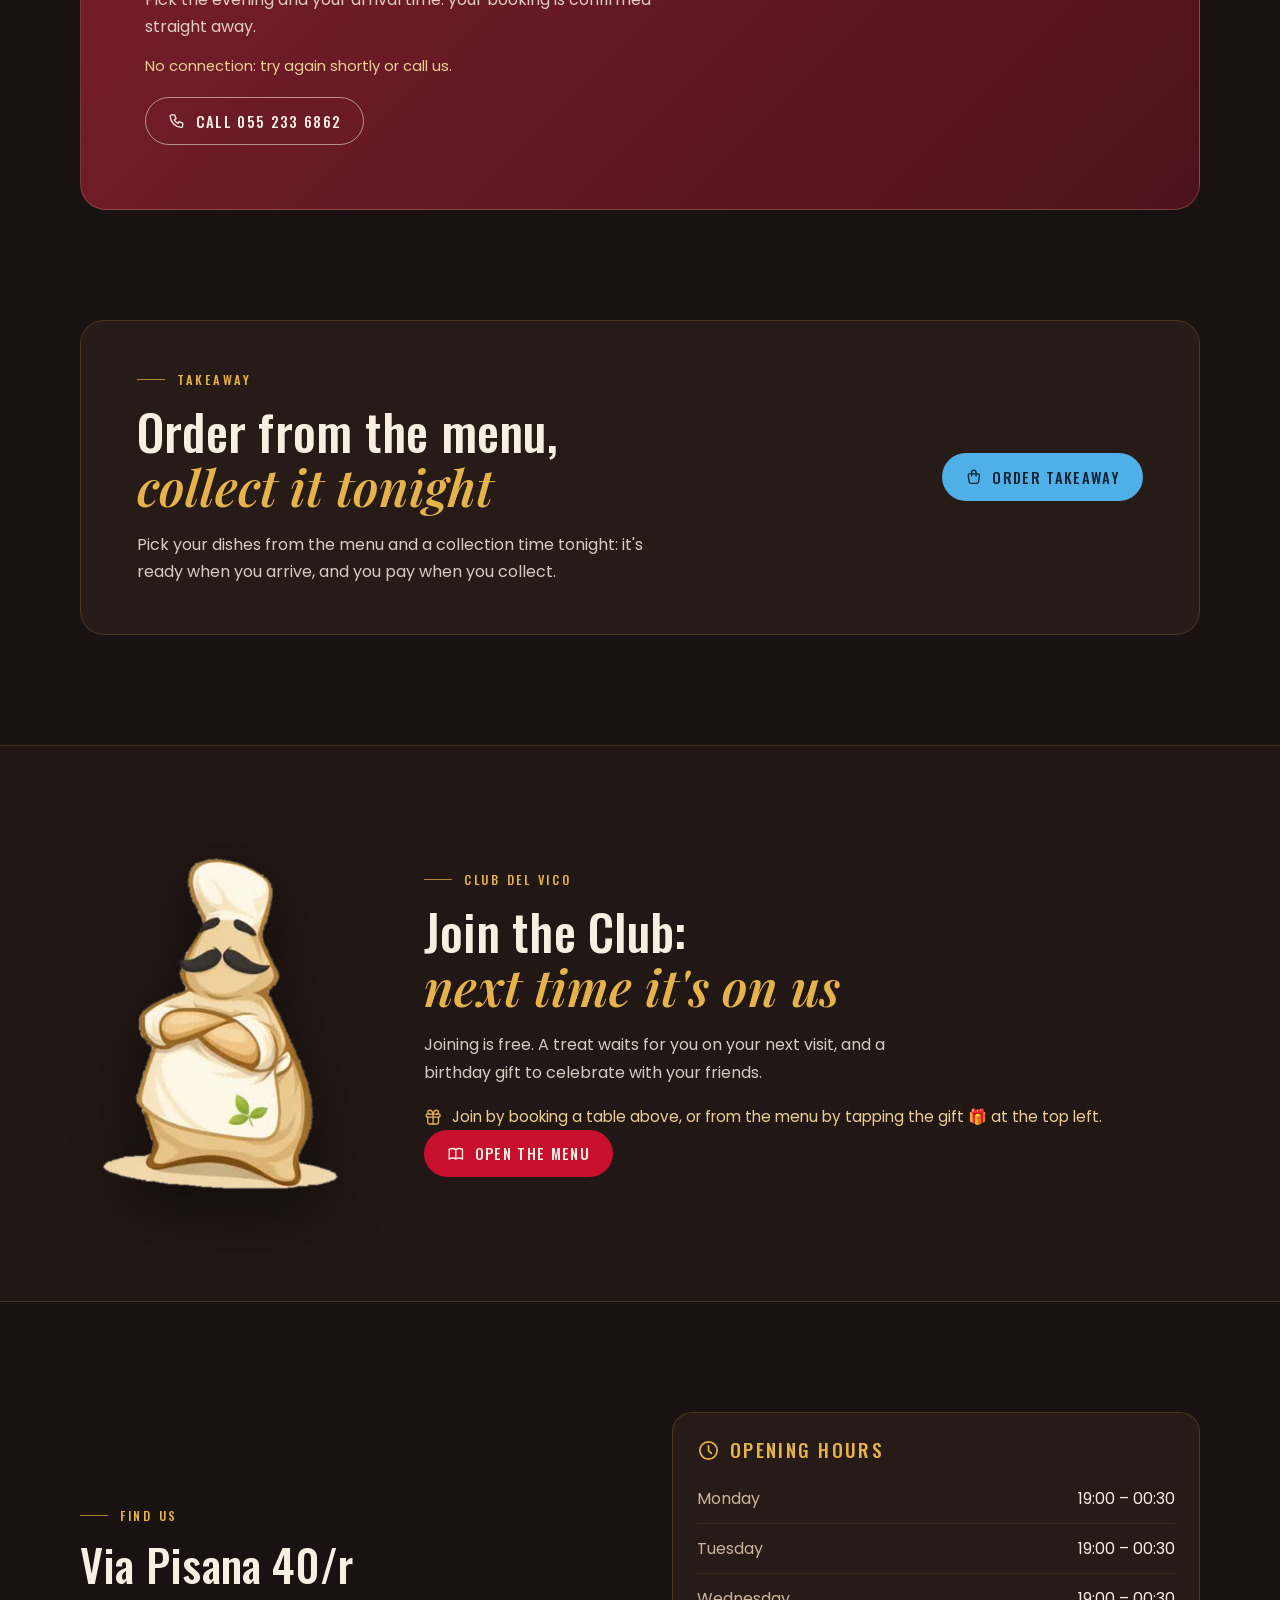
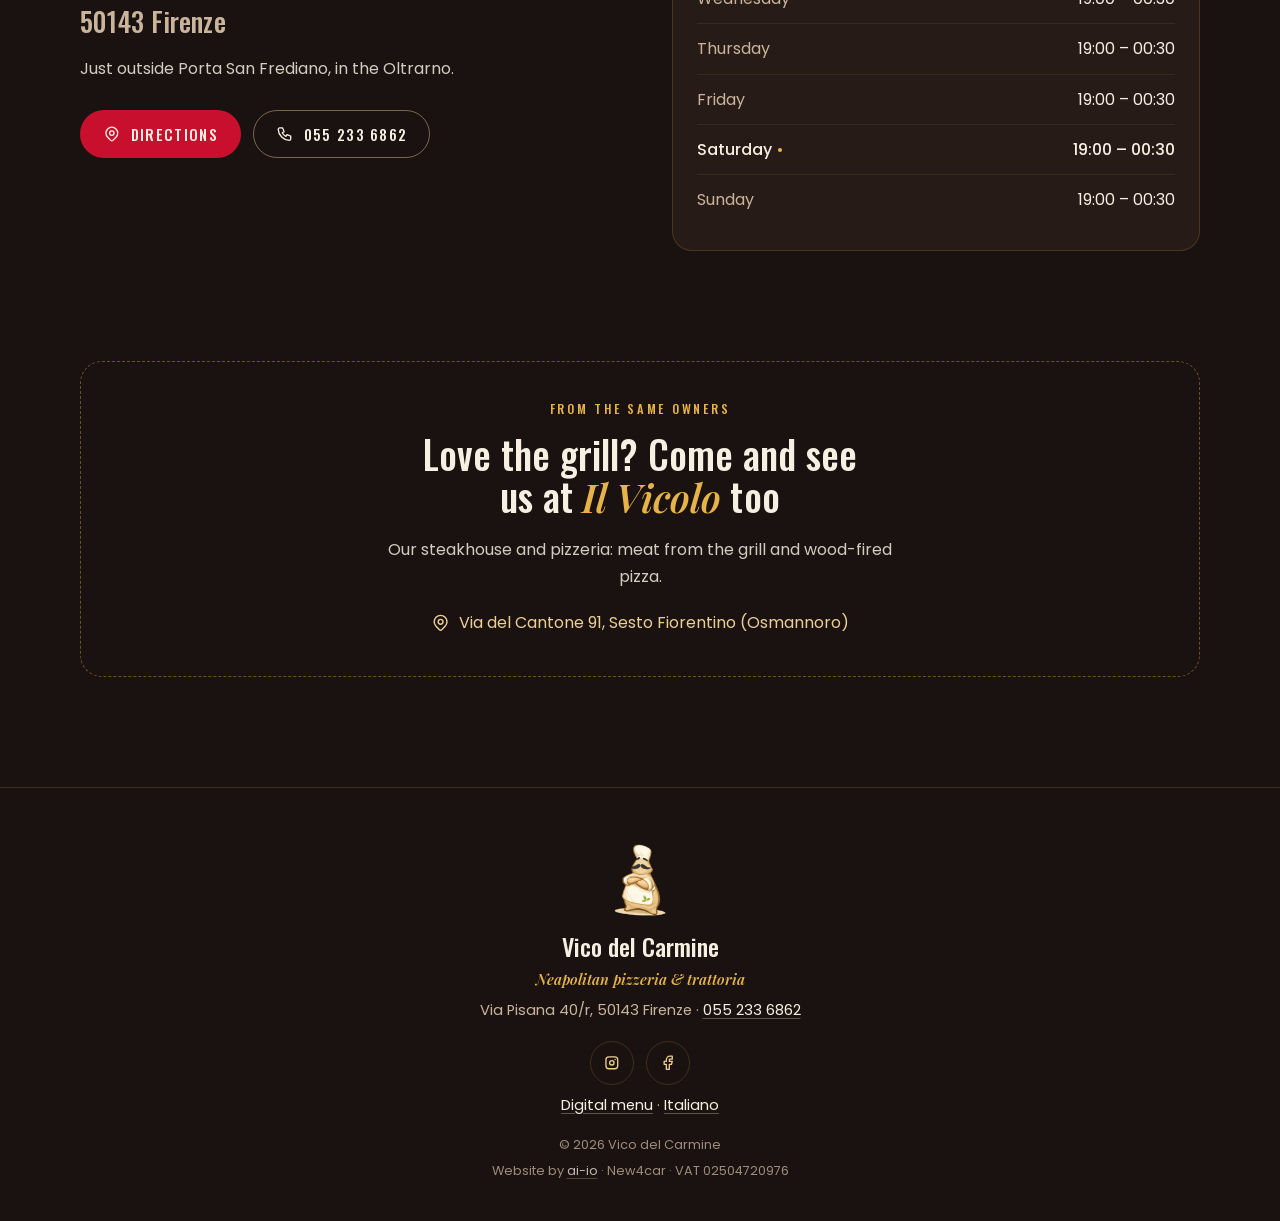
<file: en/index.html>
<!doctype html>
<html lang="en">
<head>
  <meta charset="utf-8">
  <meta name="viewport" content="width=device-width, initial-scale=1, viewport-fit=cover">
  <title>Vico del Carmine · Neapolitan pizzeria and trattoria in Florence, San Frediano</title>
  <meta name="description" content="Neapolitan pizza, seafood pasta and traditional dishes at Via Pisana 40/r, a short walk from Porta San Frediano in Florence. Browse the menu in 9 languages and book your table.">
  <link rel="canonical" href="https://vicodelcarmine.it/en/">
  <link rel="alternate" hreflang="it" href="https://vicodelcarmine.it/">
  <link rel="alternate" hreflang="en" href="https://vicodelcarmine.it/en/">
  <link rel="alternate" hreflang="x-default" href="https://vicodelcarmine.it/">
  <meta property="og:type" content="restaurant">
  <meta property="og:site_name" content="Vico del Carmine">
  <meta property="og:title" content="Vico del Carmine · Neapolitan pizzeria and trattoria in Florence, San Frediano">
  <meta property="og:description" content="Neapolitan pizza, seafood pasta and traditional dishes at Via Pisana 40/r, a short walk from Porta San Frediano in Florence. Browse the menu in 9 languages and book your table.">
  <meta property="og:url" content="https://vicodelcarmine.it/en/">
  <meta property="og:image" content="https://vicodelcarmine.it/assets/img/og.jpg">
  <meta property="og:image:width" content="1200">
  <meta property="og:image:height" content="630">
  <meta property="og:locale" content="en_GB">
  <meta name="twitter:card" content="summary_large_image">
  <meta name="theme-color" content="#1a1210">
  <link rel="icon" type="image/png" sizes="32x32" href="../assets/img/favicon-32.png">
  <link rel="icon" type="image/png" sizes="64x64" href="../assets/img/favicon-64.png">
  <link rel="apple-touch-icon" href="../assets/img/apple-touch-icon.png">
  <link rel="preload" href="../assets/fonts/oswald.woff2" as="font" type="font/woff2" crossorigin>
  <link rel="stylesheet" href="../assets/css/font.css?v=f5415777">
  <link rel="stylesheet" href="../assets/css/sito.css?v=61de08e0">
  <script type="application/ld+json">{"@context": "https://schema.org", "@type": "Restaurant", "name": "Vico del Carmine", "url": "https://vicodelcarmine.it/", "image": "https://vicodelcarmine.it/assets/img/og.jpg", "logo": "https://vicodelcarmine.it/assets/img/mascotte.png", "telephone": "+390552336862", "address": {"@type": "PostalAddress", "streetAddress": "Via Pisana 40/r", "postalCode": "50143", "addressLocality": "Firenze", "addressRegion": "FI", "addressCountry": "IT"}, "servesCuisine": ["Napoletana", "Pizza", "Pesce"], "priceRange": "€€", "hasMenu": "https://vicodelcarmine.github.io/menu/", "acceptsReservations": true, "openingHoursSpecification": [{"@type": "OpeningHoursSpecification", "dayOfWeek": ["Monday", "Tuesday", "Wednesday", "Thursday", "Friday", "Saturday", "Sunday"], "opens": "19:00", "closes": "00:30"}], "sameAs": ["https://www.instagram.com/vico.del.carmine/", "https://www.facebook.com/vicodelcarmineFi/"], "event": {"@type": "Event", "name": "New Year's Eve dinner", "description": "Seafood and countryside starters to share, two pasta courses, lemon and prosecco sorbet, a choice of potato-crusted sea bream or beef sirloin in Chianti sauce, warm chocolate cake and a bottle of wine for every 2 guests. €70 per person with wine, water and a glass of bubbly for the toast: choose your main course and wine when you book.", "startDate": "2026-12-31", "image": "https://vicodelcarmine.it/assets/img/eventi/cenone-capodanno-2026-70.jpg", "eventStatus": "https://schema.org/EventScheduled", "eventAttendanceMode": "https://schema.org/OfflineEventAttendanceMode", "location": {"@type": "Place", "name": "Vico del Carmine", "address": {"@type": "PostalAddress", "streetAddress": "Via Pisana 40/r", "postalCode": "50143", "addressLocality": "Firenze", "addressRegion": "FI", "addressCountry": "IT"}}, "offers": {"@type": "Offer", "price": "70", "priceCurrency": "EUR", "url": "https://vicodelcarmine.it/en/#evento"}}}</script>
</head>
<body>

<header class="testa" id="testa">
  <a class="marchio" href="./" aria-label="Vico del Carmine">
    <img src="../assets/img/mascotte-240.png" alt="" width="172" height="240">
    <span>Vico del Carmine</span>
  </a>
  <nav class="nav" aria-label="Vico del Carmine">
    <a href="#specialita">Specialties</a>
    <a href="#asporto">Takeaway</a>
    <a href="#club">Club</a>
    <a href="#dove">Find us</a>
  </nav>
  <div class="testa-dx">
    <a class="lingua" href="../" hreflang="it" lang="it" title="Italiano">IT</a>
    <a class="btn btn-piccolo" href="#prenota">Book</a>
  </div>
</header>

<main>

  <section class="hero">
    <div class="contenitore hero-griglia">
      <div class="hero-testo">
        <p class="occhiello">Neapolitan pizzeria &amp; trattoria · Florence</p>
        <h1>A Naples alley<br><em>in San Frediano</em></h1>
        <p class="lead">Neapolitan pizza, seafood pasta and traditional dishes, on Via Pisana, a short walk from Porta San Frediano.</p>
        <div class="azioni">
          <a class="btn" href="#prenota"><svg class="ico" viewBox="0 0 24 24" fill="none" stroke="currentColor" stroke-width="1.8" stroke-linecap="round" stroke-linejoin="round" aria-hidden="true"><path d="M4 7a2 2 0 0 1 2 -2h12a2 2 0 0 1 2 2v12a2 2 0 0 1 -2 2h-12a2 2 0 0 1 -2 -2v-12z"/><path d="M16 3v4"/><path d="M8 3v4"/><path d="M4 11h16"/></svg>Book a table</a>
          <a class="btn btn-vuoto" href="https://vicodelcarmine.github.io/menu/"><svg class="ico" viewBox="0 0 24 24" fill="none" stroke="currentColor" stroke-width="1.8" stroke-linecap="round" stroke-linejoin="round" aria-hidden="true"><path d="M3 19a9 9 0 0 1 9 0a9 9 0 0 1 9 0"/><path d="M3 6a9 9 0 0 1 9 0a9 9 0 0 1 9 0"/><path d="M3 6l0 13"/><path d="M12 6l0 13"/><path d="M21 6l0 13"/></svg>Browse the menu</a>
        </div>
        <p class="stato" id="stato" hidden><span class="pallino"></span><span id="stato-testo"></span></p>
      </div>
      <div class="ventaglio" aria-hidden="true"><img class="carta c1" src="../assets/img/piatti/chitarra-scoglio.jpg" alt="" width="720" height="900"><img class="carta c2" src="../assets/img/piatti/pizza-vico.jpg" alt="" width="720" height="900"><img class="carta c3" src="../assets/img/piatti/entrecote-chianti.jpg" alt="" width="720" height="900"></div>
    </div>
  </section>

  <section class="sezione evento" id="evento" data-fino="2026-12-31"><div class="contenitore"><div class="evento-riquadro"><a class="evento-foto" href="../assets/img/eventi/cenone-capodanno-2026-70.jpg" target="_blank" rel="noopener"><img src="../assets/img/eventi/cenone-capodanno-2026-70.jpg" alt="Vico del Carmine New Year&#x27;s Eve dinner poster, 31 December, 70 euros per person wine included" width="1080" height="1920" loading="lazy"></a><div><p class="occhiello">31 December</p><h2>New Year's Eve <em>dinner</em></h2><p class="testo">Seafood and countryside starters to share, two pasta courses, lemon and prosecco sorbet, a choice of potato-crusted sea bream or beef sirloin in Chianti sauce, warm chocolate cake and a bottle of wine for every 2 guests. €70 per person with wine, water and a glass of bubbly for the toast: choose your main course and wine when you book.</p><p class="testo evento-caparra">Book with a €25 deposit per person and pay the rest (€45) at the restaurant. Free cancellation with a full refund until 24 December.</p><div class="azioni"><a class="btn" href="https://www.capodannofirenze.it/ristoranti-capodanno-firenze/capodanno-ristorante-vico-del-carmine-firenze.html" target="_blank" rel="noopener"><svg class="ico" viewBox="0 0 24 24" fill="none" stroke="currentColor" stroke-width="1.8" stroke-linecap="round" stroke-linejoin="round" aria-hidden="true"><path d="M4 7a2 2 0 0 1 2 -2h12a2 2 0 0 1 2 2v12a2 2 0 0 1 -2 2h-12a2 2 0 0 1 -2 -2v-12z"/><path d="M16 3v4"/><path d="M8 3v4"/><path d="M4 11h16"/></svg>Book and pay the deposit</a><a class="btn btn-vuoto" href="tel:+390552336862"><svg class="ico" viewBox="0 0 24 24" fill="none" stroke="currentColor" stroke-width="1.8" stroke-linecap="round" stroke-linejoin="round" aria-hidden="true"><path d="M5 4h4l2 5l-2.5 1.5a11 11 0 0 0 5 5l1.5 -2.5l5 2v4a2 2 0 0 1 -2 2a16 16 0 0 1 -15 -15a2 2 0 0 1 2 -2"/></svg>Call 055 233 6862</a><a class="btn btn-vuoto" href="../assets/img/eventi/cenone-capodanno-2026-70.jpg" target="_blank" rel="noopener"><svg class="ico" viewBox="0 0 24 24" fill="none" stroke="currentColor" stroke-width="1.8" stroke-linecap="round" stroke-linejoin="round" aria-hidden="true"><path d="M3 19a9 9 0 0 1 9 0a9 9 0 0 1 9 0"/><path d="M3 6a9 9 0 0 1 9 0a9 9 0 0 1 9 0"/><path d="M3 6l0 13"/><path d="M12 6l0 13"/><path d="M21 6l0 13"/></svg>See the menu</a></div></div></div></div></section>

  <section class="sezione locale" id="locale">
    <div class="contenitore due">
      <div>
        <p class="occhiello">The place</p>
        <h2>In Naples an alley<br>is called a <em>vico</em></h2>
        <p class="testo">Vico del Carmine is a piece of Naples in the Oltrarno: a trattoria and pizzeria where you eat like at home, with Neapolitan pizzas, seafood pasta, grilled meat and traditional desserts. Simple, generous food, made for sharing.</p>
      </div>
      <ul class="punti">
        <li><span class="icona"><svg class="ico" viewBox="0 0 24 24" fill="none" stroke="currentColor" stroke-width="1.8" stroke-linecap="round" stroke-linejoin="round" aria-hidden="true"><path d="M12 21.5c-3.04 0 -5.952 -.714 -8.5 -1.983l8.5 -16.517l8.5 16.517a19.09 19.09 0 0 1 -8.5 1.983z"/><path d="M5.38 15.866a14.94 14.94 0 0 0 6.815 1.634a14.944 14.944 0 0 0 6.502 -1.479"/><path d="M13 11.01v-.01"/><path d="M11 14v-.01"/></svg></span><div><h3>Neapolitan pizza</h3><p>The classics and our own Vico pizzas, also with special doughs.</p></div></li>
        <li><span class="icona"><svg class="ico" viewBox="0 0 24 24" fill="none" stroke="currentColor" stroke-width="1.8" stroke-linecap="round" stroke-linejoin="round" aria-hidden="true"><path d="M16.69 7.44a6.973 6.973 0 0 0 -1.69 4.56c0 1.747 .64 3.345 1.699 4.571"/><path d="M2 9.504c7.715 8.647 14.75 10.265 20 2.498c-5.25 -7.761 -12.285 -6.142 -20 2.504"/><path d="M18 11v.01"/><path d="M11.5 10.5c-.667 1 -.667 2 0 3"/></svg></span><div><h3>Sea and land</h3><p>Seafood chitarrina, gnocchi alla sorrentina, sliced steak and grills.</p></div></li>
        <li><span class="icona"><svg class="ico" viewBox="0 0 24 24" fill="none" stroke="currentColor" stroke-width="1.8" stroke-linecap="round" stroke-linejoin="round" aria-hidden="true"><path d="M3 12a9 9 0 1 0 18 0a9 9 0 0 0 -18 0"/><path d="M3.6 9h16.8"/><path d="M3.6 15h16.8"/><path d="M11.5 3a17 17 0 0 0 0 18"/><path d="M12.5 3a17 17 0 0 1 0 18"/></svg></span><div><h3>The menu in 9 languages</h3><p>Flip through it on your phone like a book. At the table you can even order.</p></div></li>
      </ul>
    </div>
  </section>

  <section class="sezione" id="specialita">
    <div class="contenitore intesta">
      <div>
        <p class="occhiello">From our menu</p>
        <h2>Specialties</h2>
      </div>
      <a class="link-freccia" href="https://vicodelcarmine.github.io/menu/">Browse the full menu<svg class="ico" viewBox="0 0 24 24" fill="none" stroke="currentColor" stroke-width="1.8" stroke-linecap="round" stroke-linejoin="round" aria-hidden="true"><path d="M5 12l14 0"/><path d="M13 18l6 -6"/><path d="M13 6l6 6"/></svg></a>
    </div>
    <div class="contenitore gruppi"><div class="gruppo"><h3 class="gruppo-titolo">Pizza</h3><div class="coppia"><article class="piatto"><img src="../assets/img/piatti/pizza-vico.jpg" alt="Pizza Vico" width="720" height="900" loading="lazy"><div><h4>Pizza Vico</h4><p>Tomato, mozzarella, sausage, friarielli, Napoli salami and ricotta</p></div></article><article class="piatto"><img src="../assets/img/piatti/pizza-tabarro.jpg" alt="Pizza Tabarro" width="720" height="900" loading="lazy"><div><h4>Pizza Tabarro</h4><p>Cherry tomatoes, red onion, &#x27;nduja, burrata and basil</p></div></article></div></div><div class="gruppo"><h3 class="gruppo-titolo">Pasta</h3><div class="coppia"><article class="piatto"><img src="../assets/img/piatti/chitarra-scoglio.jpg" alt="Chitarrina allo scoglio" width="720" height="900" loading="lazy"><div><h4>Chitarrina allo scoglio</h4><p>Mussels, clams, squid, mantis shrimp and prawns</p></div></article><article class="piatto"><img src="../assets/img/piatti/carbonara.jpg" alt="Chitarrina alla carbonara" width="720" height="900" loading="lazy"><div><h4>Chitarrina alla carbonara</h4><p>Smoked guanciale, egg, pecorino and black pepper</p></div></article></div></div><div class="gruppo"><h3 class="gruppo-titolo">Mains</h3><div class="coppia"><article class="piatto"><img src="../assets/img/piatti/branzino-griglia.jpg" alt="Branzino alla griglia" width="720" height="900" loading="lazy"><div><h4>Branzino alla griglia</h4><p>Sea bass or sea bream, cooked on the grill</p></div></article><article class="piatto"><img src="../assets/img/piatti/entrecote-chianti.jpg" alt="Entrecôte al Chianti" width="720" height="900" loading="lazy"><div><h4>Entrecôte al Chianti</h4><p>Beef sirloin cooked in Chianti wine</p></div></article></div></div></div>
  </section>

  <section class="sezione prenota" id="prenota">
    <div class="contenitore">
      <div class="riquadro">
        <p class="occhiello">Reservations</p>
        <h2>Book your table</h2>
        <p class="testo">Pick the evening and your arrival time: your booking is confirmed straight away.</p>
        <div id="pren-app"></div>
        <div class="azioni pren-chiama">
          <a class="btn btn-chiaro" href="tel:+390552336862"><svg class="ico" viewBox="0 0 24 24" fill="none" stroke="currentColor" stroke-width="1.8" stroke-linecap="round" stroke-linejoin="round" aria-hidden="true"><path d="M5 4h4l2 5l-2.5 1.5a11 11 0 0 0 5 5l1.5 -2.5l5 2v4a2 2 0 0 1 -2 2a16 16 0 0 1 -15 -15a2 2 0 0 1 2 -2"/></svg>Call 055 233 6862</a>
          
        </div>
      </div>
    </div>
  </section>

  <section class="sezione asporto" id="asporto"><div class="contenitore"><div class="asporto-riquadro"><div><p class="occhiello">Takeaway</p><h2>Order from the menu,<br><em>collect it tonight</em></h2><p class="testo">Pick your dishes from the menu and a collection time tonight: it&#x27;s ready when you arrive, and you pay when you collect.</p></div><a class="btn btn-azzurro" href="https://vicodelcarmine.github.io/menu/?asporto=1"><svg class="ico" viewBox="0 0 24 24" fill="none" stroke="currentColor" stroke-width="1.8" stroke-linecap="round" stroke-linejoin="round" aria-hidden="true"><path d="M6.331 8h11.339a2 2 0 0 1 1.977 2.304l-1.255 8.152a3 3 0 0 1 -2.966 2.544h-6.852a3 3 0 0 1 -2.965 -2.544l-1.255 -8.152a2 2 0 0 1 1.977 -2.304z"/><path d="M9 11v-5a3 3 0 0 1 6 0v5"/></svg>Order takeaway</a></div></div></section>

  <section class="sezione club" id="club">
    <div class="contenitore club-griglia">
      <img class="club-mascotte" src="../assets/img/mascotte.png" alt="" width="348" height="486" loading="lazy">
      <div>
        <p class="occhiello">Club del Vico</p>
        <h2>Join the Club:<br><em>next time it's on us</em></h2>
        <p class="testo">Joining is free. A treat waits for you on your next visit, and a birthday gift to celebrate with your friends.</p>
        <p class="come"><svg class="ico" viewBox="0 0 24 24" fill="none" stroke="currentColor" stroke-width="1.8" stroke-linecap="round" stroke-linejoin="round" aria-hidden="true"><path d="M3 9a1 1 0 0 1 1 -1h16a1 1 0 0 1 1 1v2a1 1 0 0 1 -1 1h-16a1 1 0 0 1 -1 -1z"/><path d="M12 8l0 13"/><path d="M19 12v7a2 2 0 0 1 -2 2h-10a2 2 0 0 1 -2 -2v-7"/><path d="M7.5 8a2.5 2.5 0 0 1 0 -5a4.8 8 0 0 1 4.5 5a4.8 8 0 0 1 4.5 -5a2.5 2.5 0 0 1 0 5"/></svg><span>Join by booking a table above, or from the menu by tapping the gift 🎁 at the top left.</span></p>
        <a class="btn" href="https://vicodelcarmine.github.io/menu/"><svg class="ico" viewBox="0 0 24 24" fill="none" stroke="currentColor" stroke-width="1.8" stroke-linecap="round" stroke-linejoin="round" aria-hidden="true"><path d="M3 19a9 9 0 0 1 9 0a9 9 0 0 1 9 0"/><path d="M3 6a9 9 0 0 1 9 0a9 9 0 0 1 9 0"/><path d="M3 6l0 13"/><path d="M12 6l0 13"/><path d="M21 6l0 13"/></svg>Open the menu</a>
      </div>
    </div>
  </section>

  <section class="sezione dove" id="dove">
    <div class="contenitore due">
      <div>
        <p class="occhiello">Find us</p>
        <h2>Via Pisana 40/r<br><span class="citta">50143 Firenze</span></h2>
        <p class="testo">Just outside Porta San Frediano, in the Oltrarno.</p>
        <div class="azioni">
          <a class="btn" href="https://www.google.com/maps/dir/?api=1&amp;destination=Vico+del+Carmine,+Via+Pisana+40r,+50143+Firenze" target="_blank" rel="noopener"><svg class="ico" viewBox="0 0 24 24" fill="none" stroke="currentColor" stroke-width="1.8" stroke-linecap="round" stroke-linejoin="round" aria-hidden="true"><path d="M9 11a3 3 0 1 0 6 0a3 3 0 0 0 -6 0"/><path d="M17.657 16.657l-4.243 4.243a2 2 0 0 1 -2.827 0l-4.244 -4.243a8 8 0 1 1 11.314 0z"/></svg>Directions</a>
          <a class="btn btn-vuoto" href="tel:+390552336862"><svg class="ico" viewBox="0 0 24 24" fill="none" stroke="currentColor" stroke-width="1.8" stroke-linecap="round" stroke-linejoin="round" aria-hidden="true"><path d="M5 4h4l2 5l-2.5 1.5a11 11 0 0 0 5 5l1.5 -2.5l5 2v4a2 2 0 0 1 -2 2a16 16 0 0 1 -15 -15a2 2 0 0 1 2 -2"/></svg>055 233 6862</a>
        </div>
      </div>
      <div class="orari">
        <h3><svg class="ico" viewBox="0 0 24 24" fill="none" stroke="currentColor" stroke-width="1.8" stroke-linecap="round" stroke-linejoin="round" aria-hidden="true"><path d="M3 12a9 9 0 1 0 18 0a9 9 0 0 0 -18 0"/><path d="M12 7v5l3 3"/></svg>Opening hours</h3>
        <table><tr data-g="1"><th scope="row">Monday</th><td>19:00 – 00:30</td></tr><tr data-g="2"><th scope="row">Tuesday</th><td>19:00 – 00:30</td></tr><tr data-g="3"><th scope="row">Wednesday</th><td>19:00 – 00:30</td></tr><tr data-g="4"><th scope="row">Thursday</th><td>19:00 – 00:30</td></tr><tr data-g="5"><th scope="row">Friday</th><td>19:00 – 00:30</td></tr><tr data-g="6"><th scope="row">Saturday</th><td>19:00 – 00:30</td></tr><tr data-g="0"><th scope="row">Sunday</th><td>19:00 – 00:30</td></tr></table>
      </div>
    </div>
  </section>

  <section class="sezione vicolo"><div class="contenitore"><div class="vicolo-riquadro"><p class="occhiello">From the same owners</p><h2>Love the grill? Come and see us at <em>Il Vicolo</em> too</h2><p class="testo">Our steakhouse and pizzeria: meat from the grill and wood-fired pizza.</p><p class="vicolo-dove"><a href="https://www.google.com/maps/dir/?api=1&amp;destination=Via+del+Cantone+91,+50019+Sesto+Fiorentino+FI" target="_blank" rel="noopener"><svg class="ico" viewBox="0 0 24 24" fill="none" stroke="currentColor" stroke-width="1.8" stroke-linecap="round" stroke-linejoin="round" aria-hidden="true"><path d="M9 11a3 3 0 1 0 6 0a3 3 0 0 0 -6 0"/><path d="M17.657 16.657l-4.243 4.243a2 2 0 0 1 -2.827 0l-4.244 -4.243a8 8 0 1 1 11.314 0z"/></svg>Via del Cantone 91, Sesto Fiorentino (Osmannoro)</a></p></div></div></section>

</main>

<footer class="piede">
  <div class="contenitore">
    <img src="../assets/img/mascotte-240.png" alt="" width="58" height="81" loading="lazy">
    <p class="piede-nome">Vico del Carmine</p>
    <p class="piede-motto">Neapolitan pizzeria &amp; trattoria</p>
    <p>Via Pisana 40/r, 50143 Firenze · <a href="tel:+390552336862">055 233 6862</a></p>
    <p class="social"><a href="https://www.instagram.com/vico.del.carmine/" target="_blank" rel="noopener" aria-label="Instagram"><svg class="ico" viewBox="0 0 24 24" fill="none" stroke="currentColor" stroke-width="1.8" stroke-linecap="round" stroke-linejoin="round" aria-hidden="true"><path d="M4 8a4 4 0 0 1 4 -4h8a4 4 0 0 1 4 4v8a4 4 0 0 1 -4 4h-8a4 4 0 0 1 -4 -4z"/><path d="M9 12a3 3 0 1 0 6 0a3 3 0 0 0 -6 0"/><path d="M16.5 7.5v.01"/></svg></a><a href="https://www.facebook.com/vicodelcarmineFi/" target="_blank" rel="noopener" aria-label="Facebook"><svg class="ico" viewBox="0 0 24 24" fill="none" stroke="currentColor" stroke-width="1.8" stroke-linecap="round" stroke-linejoin="round" aria-hidden="true"><path d="M7 10v4h3v7h4v-7h3l1 -4h-4v-2a1 1 0 0 1 1 -1h3v-4h-3a5 5 0 0 0 -5 5v2h-3"/></svg></a></p>
    <p><a href="https://vicodelcarmine.github.io/menu/">Digital menu</a> · <a href="../" hreflang="it" lang="it">Italiano</a></p>
    <p class="piccolo">© 2026 Vico del Carmine</p>
    <p class="piccolo credito">Website by <a href="https://ai-io.it" target="_blank" rel="noopener">ai-io</a> · New4car · VAT 02504720976</p>
  </div>
</footer>

<nav class="barra" aria-label="Vico del Carmine">
  <a href="https://vicodelcarmine.github.io/menu/"><svg class="ico" viewBox="0 0 24 24" fill="none" stroke="currentColor" stroke-width="1.8" stroke-linecap="round" stroke-linejoin="round" aria-hidden="true"><path d="M3 19a9 9 0 0 1 9 0a9 9 0 0 1 9 0"/><path d="M3 6a9 9 0 0 1 9 0a9 9 0 0 1 9 0"/><path d="M3 6l0 13"/><path d="M12 6l0 13"/><path d="M21 6l0 13"/></svg><span>Menu</span></a>
  <a href="https://www.google.com/maps/dir/?api=1&amp;destination=Vico+del+Carmine,+Via+Pisana+40r,+50143+Firenze" target="_blank" rel="noopener"><svg class="ico" viewBox="0 0 24 24" fill="none" stroke="currentColor" stroke-width="1.8" stroke-linecap="round" stroke-linejoin="round" aria-hidden="true"><path d="M9 11a3 3 0 1 0 6 0a3 3 0 0 0 -6 0"/><path d="M17.657 16.657l-4.243 4.243a2 2 0 0 1 -2.827 0l-4.244 -4.243a8 8 0 1 1 11.314 0z"/></svg><span>Directions</span></a>
  <a class="asporto" href="https://vicodelcarmine.github.io/menu/?asporto=1"><svg class="ico" viewBox="0 0 24 24" fill="none" stroke="currentColor" stroke-width="1.8" stroke-linecap="round" stroke-linejoin="round" aria-hidden="true"><path d="M6.331 8h11.339a2 2 0 0 1 1.977 2.304l-1.255 8.152a3 3 0 0 1 -2.966 2.544h-6.852a3 3 0 0 1 -2.965 -2.544l-1.255 -8.152a2 2 0 0 1 1.977 -2.304z"/><path d="M9 11v-5a3 3 0 0 1 6 0v5"/></svg><span>Takeaway</span></a>
  <a class="primo" href="#prenota"><svg class="ico" viewBox="0 0 24 24" fill="none" stroke="currentColor" stroke-width="1.8" stroke-linecap="round" stroke-linejoin="round" aria-hidden="true"><path d="M4 7a2 2 0 0 1 2 -2h12a2 2 0 0 1 2 2v12a2 2 0 0 1 -2 2h-12a2 2 0 0 1 -2 -2v-12z"/><path d="M16 3v4"/><path d="M8 3v4"/><path d="M4 11h16"/></svg><span>Book</span></a>
</nav>

<script>window.SITO = {"orari": {"1": [["19:00", "00:30"]], "2": [["19:00", "00:30"]], "3": [["19:00", "00:30"]], "4": [["19:00", "00:30"]], "5": [["19:00", "00:30"]], "6": [["19:00", "00:30"]], "0": [["19:00", "00:30"]]}, "giorni": ["Sunday", "Monday", "Tuesday", "Wednesday", "Thursday", "Friday", "Saturday"], "testi": {"stato_aperto": "Open now · until {ora}", "stato_apre_oggi": "Today we open at {ora}", "stato_apre": "We reopen {giorno} at {ora}", "stato_chiuso": "Closed today", "domani": "tomorrow"}, "lingua": "en", "nome": "Vico del Carmine", "indirizzo": "Via Pisana 40/r, Firenze", "telefono": "+390552336862", "telefonoVisto": "055 233 6862", "prenota": {"url": "https://agbvmhpktilpaoabjkre.supabase.co", "chiave": "sb_publishable_2O5l8ZbQqGnwDXwxZnsZ2Q_0Mt1V8T7", "tessera": "https://vicodelcarmine.github.io/menu/?club="}, "pren": {"sera": "The evening", "turno": "Your arrival time", "persone": "How many people", "dati": "Your details", "oggi": "today", "domani": "tomorrow", "mesi": ["Jan", "Feb", "Mar", "Apr", "May", "Jun", "Jul", "Aug", "Sep", "Oct", "Nov", "Dec"], "liberi": "available", "ultimi": "last seats", "pieno": "full", "chiuso": "closed", "solo_telefono": "call us", "una_persona": "person", "piu_persone": "people", "gruppo": "More than {n} of you? Call us on {tel}.", "nome": "First and last name", "telefono": "Phone", "email": "Email", "nascita": "Date of birth", "nascita_perche": "for your birthday gift", "nota": "Note (optional)", "nota_esempio": "Allergies, high chair, a special occasion…", "privacy": "I have read the privacy notice", "privacy_titolo": "Privacy notice", "privacy_testo": "<p><b>Who collects the data:<\/b> Vico del Carmine restaurant, Via Pisana 40/r, Florence, Italy (data controller). For any request: vicodelcarmine1@gmail.com.<\/p><p><b>To book:<\/b> your name and phone, to manage the booking and send you the confirmation on WhatsApp. If you reply to the message, on WhatsApp you also get your gift, the Club invitation and, the day after, a request to rate your evening. Write STOP and we won't write to you anymore.<\/p><p><b>If you booked through a booking portal:<\/b> the portal gives us your name, phone, email and party size to manage your table. We may also use them to send you a single WhatsApp offer to book directly with us. Reply STOP and we won't write to you again.<\/p><p><b>Statistics:<\/b> we count visits to the site anonymously, without cookies. When you book or join the Club we also record where you came from (for example Google, Instagram or one of our messages), only to understand which channels work.<\/p><p><b>If you join the Vico Club (optional):<\/b> also your date of birth and email (optional), for your card with the welcome gift and the birthday gift. Only if you tick the offers box, also to send you Club offers, at most one every 15 days. We never share your data and never use it for anything else.<\/p><p><b>Where:<\/b> in a protected database (Supabase), used only by the restaurant; WhatsApp messages go through WhatsApp (Meta).<\/p><p><b>How long:<\/b> bookings for 24 months, to recognise you when you come back and for the restaurant's internal statistics (for example how often you return and where bookings come from); after that they remain only as numbers, without name or phone. Club data as long as you stay in the Club: you can leave at any time from your card and your data is deleted immediately.<\/p><p><b>Your rights:<\/b> you can see, correct or delete your data and withdraw your consent to offers at any time; you can also contact the Italian Data Protection Authority (Garante).<\/p>", "tel_aiuto": "Only for your booking", "tel_aiuto_wa": "We'll send the confirmation on WhatsApp", "privacy_breve": "We use your name and phone only for the booking.", "benv_wa": "🎁 There's a gift for you: we've sent you a WhatsApp message, reply HELLO to unlock it!", "benv_schermo": "🥂 Welcome! The prosecco is on us, for {n}: show this confirmation to the waiter.", "conf_wa": "📲 We've sent you the confirmation on WhatsApp.", "club_tit": "🎁 Want a gift for next time too?", "club_sotto": "Join the Vico Club: a gift on your next visit and one for your birthday. We already have your name and phone: we only need your date of birth.", "email_fac": "Email (optional)", "club_entra": "Join the Club", "club_ok": "✅ You're in the Club! Your welcome gift is in your card, in the Vico menu.", "club_gia": "This number is already in the Club: your card is in the Vico menu.", "club_e_privacy": "Please tick the privacy notice box to join the Club.", "promo": "Send me the Club offers (email and notifications)", "club": "Booking makes you a member of the Vico Club, with a welcome gift and a birthday gift.", "socio": "Booking as {nome}.", "non_sei_tu": "Not you?", "conferma": "Confirm booking", "invio": "One moment…", "fatto": "Booking confirmed", "fatto_quando": "See you {giorno} at {ora} · {persone}", "codice": "Booking code", "benvenuto": "🎁 You're in the Vico Club: your welcome gift is waiting in your card.", "calendario": "Add to calendar", "tessera": "Open your card", "altra": "Book another evening", "mie": "Your bookings", "annulla": "Cancel", "annulla_chiedi": "Cancel your booking for {giorno} at {ora}?", "annullata": "Booking cancelled. We hope to see you soon!", "chiama": "Prefer to call?", "spente": "Online booking is closed right now: call us on {tel}.", "nessuna": "No more seats online in the coming days: call us on {tel}.", "e_rete": "No connection: try again shortly or call us.", "e_server": "Something went wrong: try again or call us.", "e_nome": "Please enter your first and last name.", "e_telefono": "Please enter a valid phone number.", "e_email": "Please enter a valid email.", "e_nascita": "Please enter your date of birth.", "e_privacy": "Please tick the privacy notice box to book.", "e_scegli": "Choose the evening and your arrival time.", "e_pieno": "That time has just filled up: please choose another one.", "e_tardi": "It's too late to book this time online: please call us.", "e_sera": "That evening can't be booked: please choose another.", "e_gruppo": "For larger groups please call us.", "e_troppe": "Too many bookings: please call us.", "e_doppia": "You already have a booking for this evening.", "e_tante": "You already have 3 upcoming bookings: please call us.", "e_gia": "This email or number is already in the Club with different details: type them as when you joined, or call us.", "e_chiuse": "Online booking is closed: please call us."}, "soloTelefono": ["2026-12-31"]};</script>
<script src="../assets/js/sito.js?v=cd91492b" defer></script>
<script src="../assets/js/prenota.js?v=29035a99" defer></script>
</body>
</html>
</file>
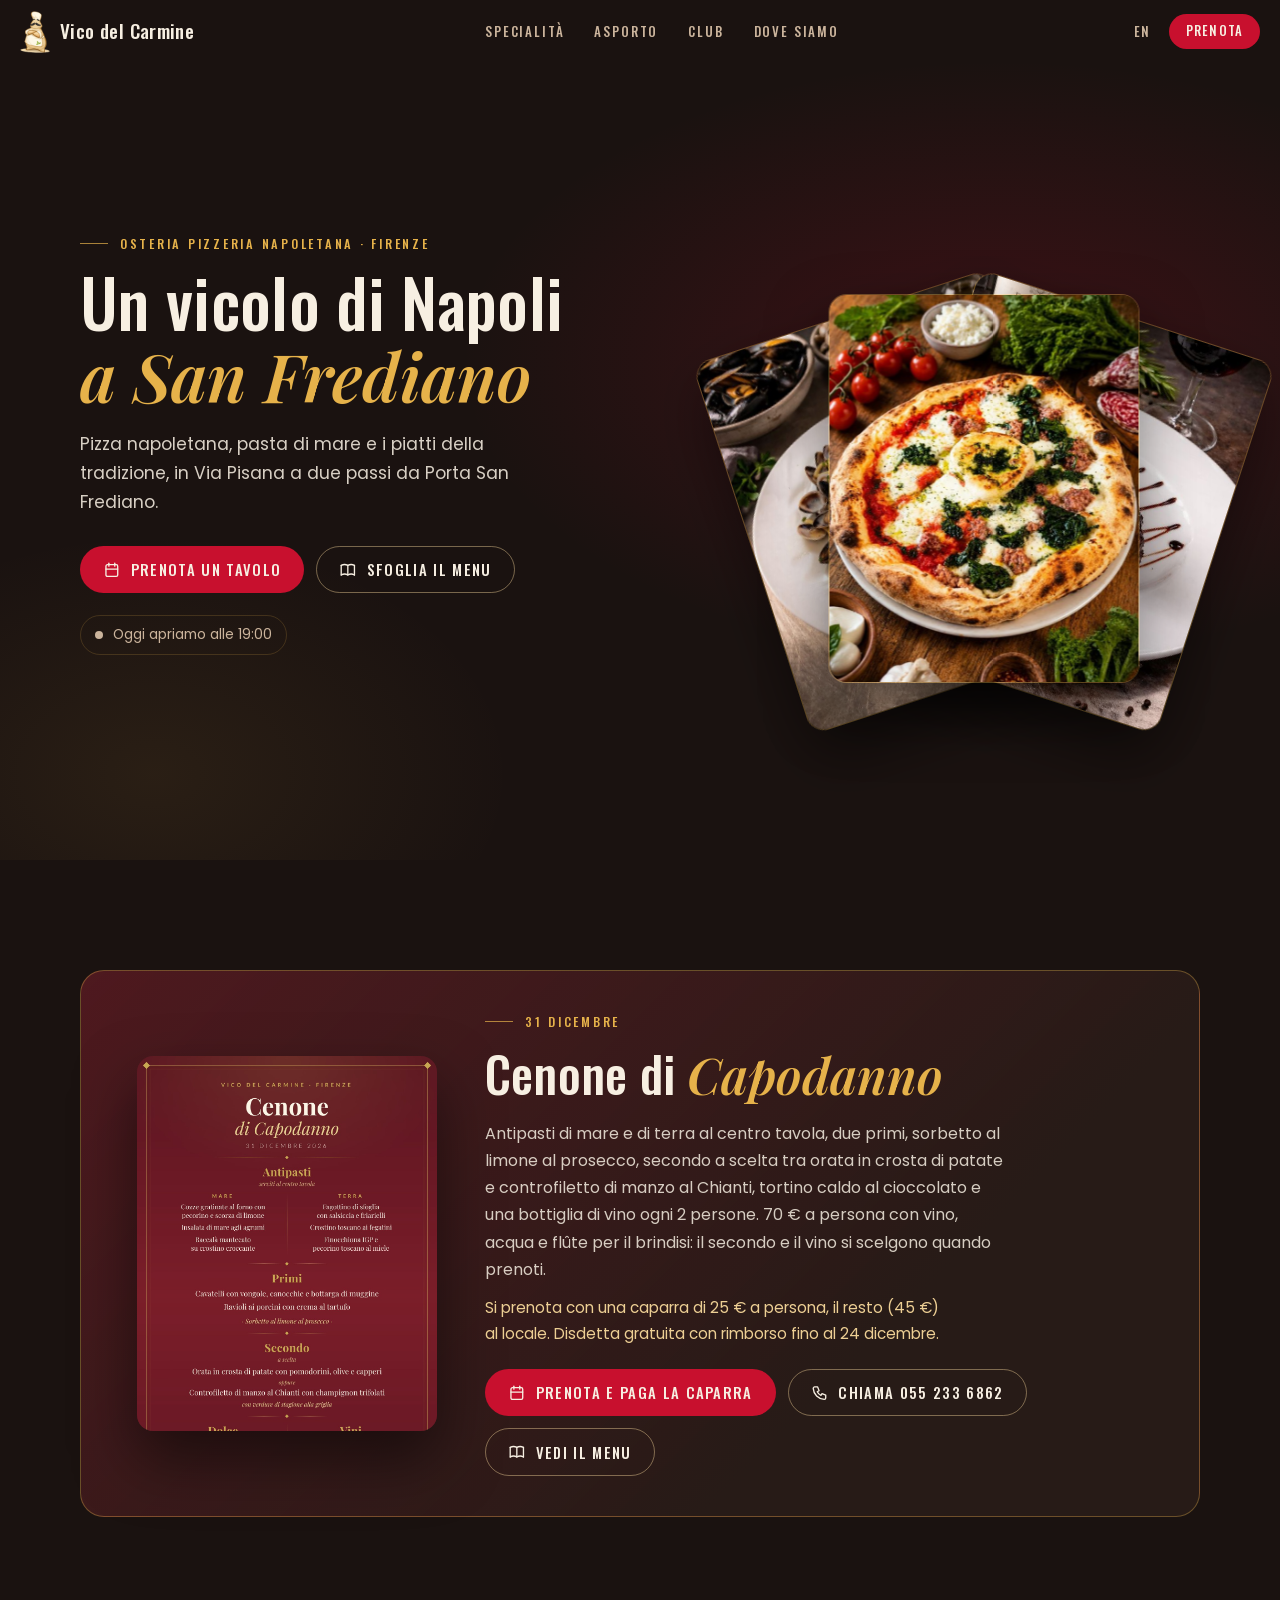
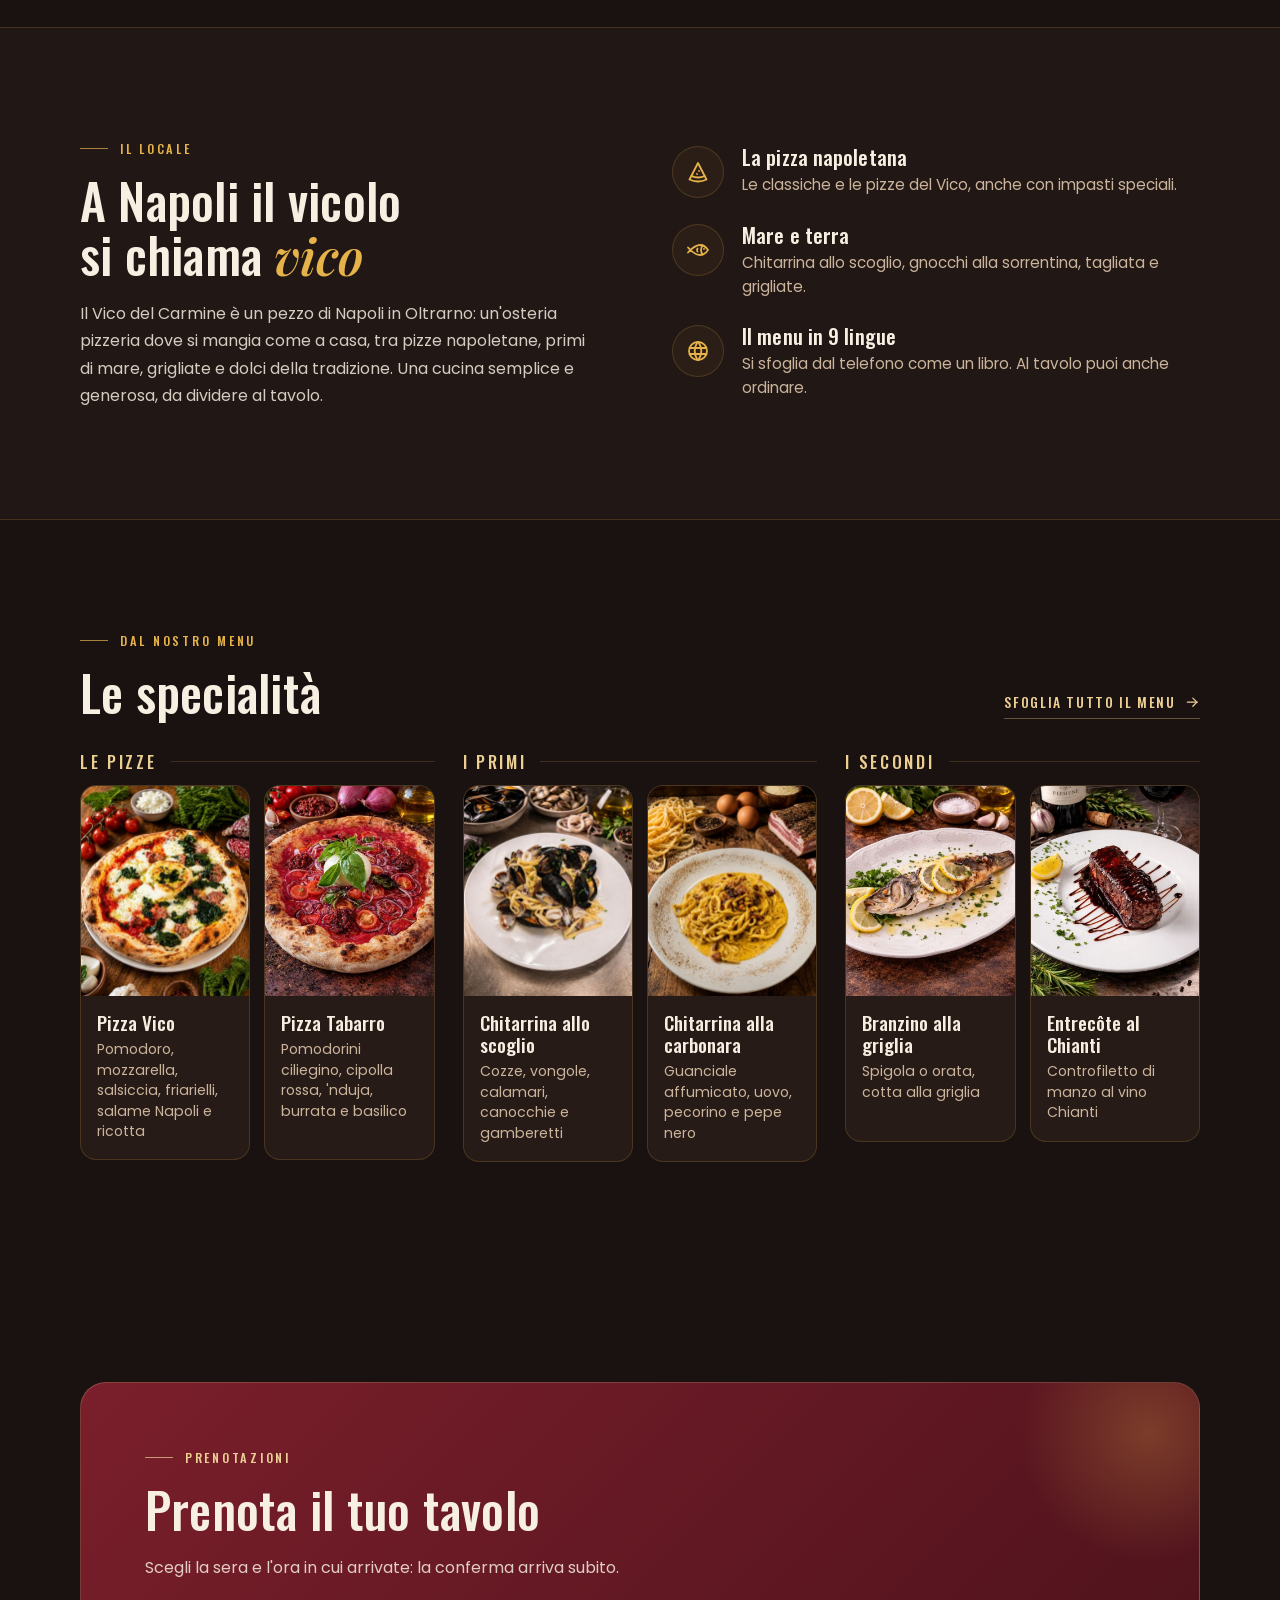
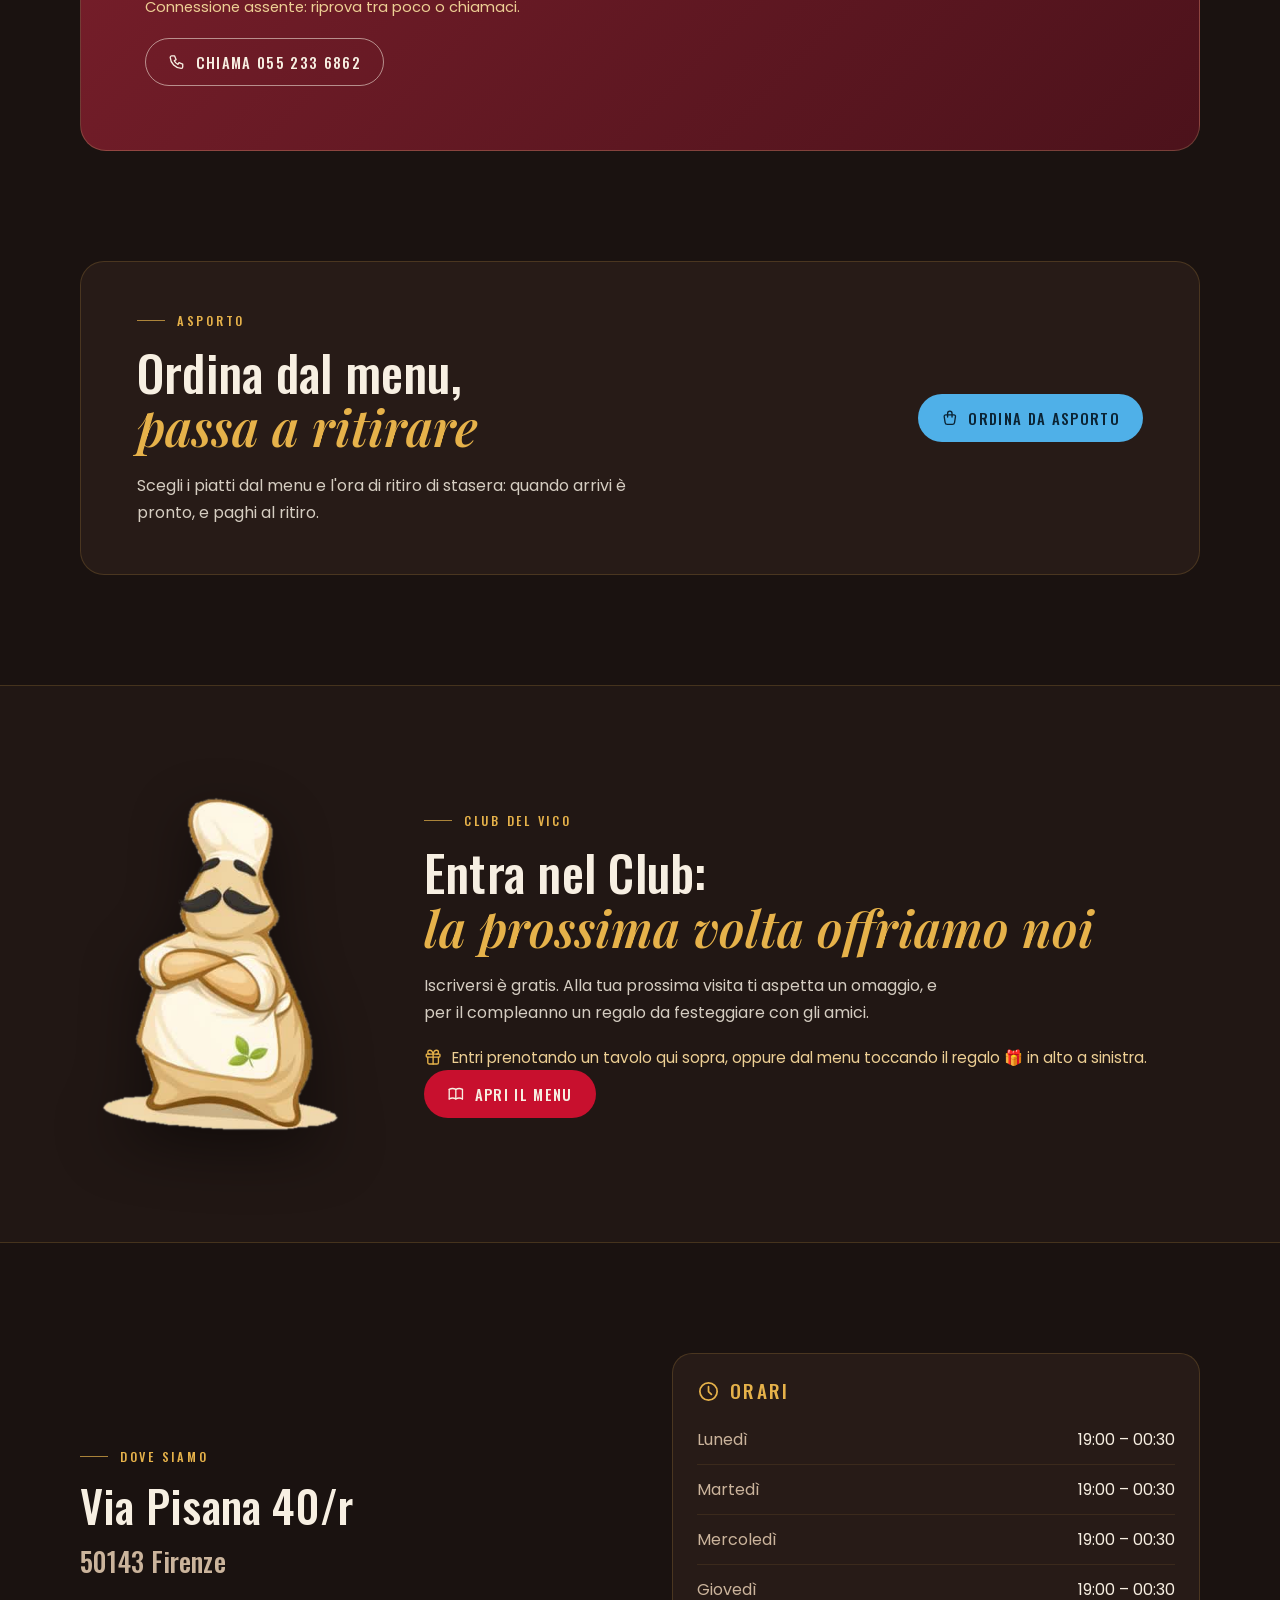
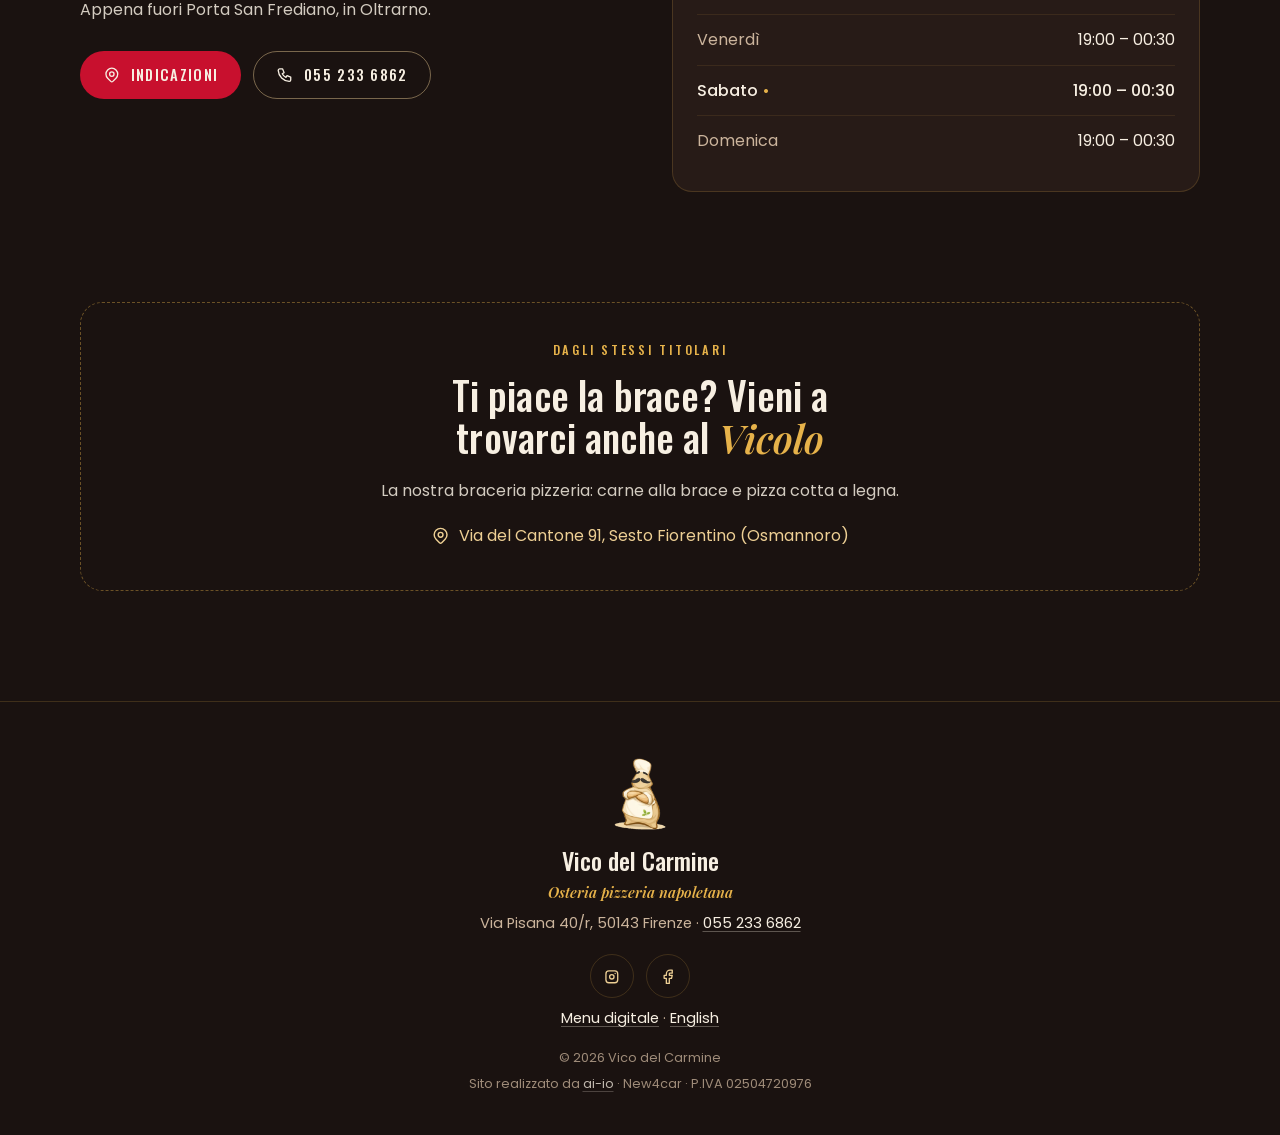
<file: prenota/index.html>
<!doctype html>
<html lang="it">
<head>
  <meta charset="utf-8">
  <meta name="viewport" content="width=device-width, initial-scale=1">
  <title>Prenota · Vico del Carmine</title>
  <meta name="robots" content="noindex">
  <meta http-equiv="refresh" content="0; url=/?ref=instagram#prenota">
  <link rel="canonical" href="/?ref=instagram#prenota">
  <script>location.replace("/?ref=instagram#prenota");</script>
</head>
<body style="margin:0;min-height:100vh;display:grid;place-items:center;background:#1a1210;color:#f3e9dc;font:16px/1.5 system-ui,sans-serif">
  <p><a href="/?ref=instagram#prenota" style="color:#e2b45a">Prenota un tavolo · Vico del Carmine</a></p>
</body>
</html>
</file>
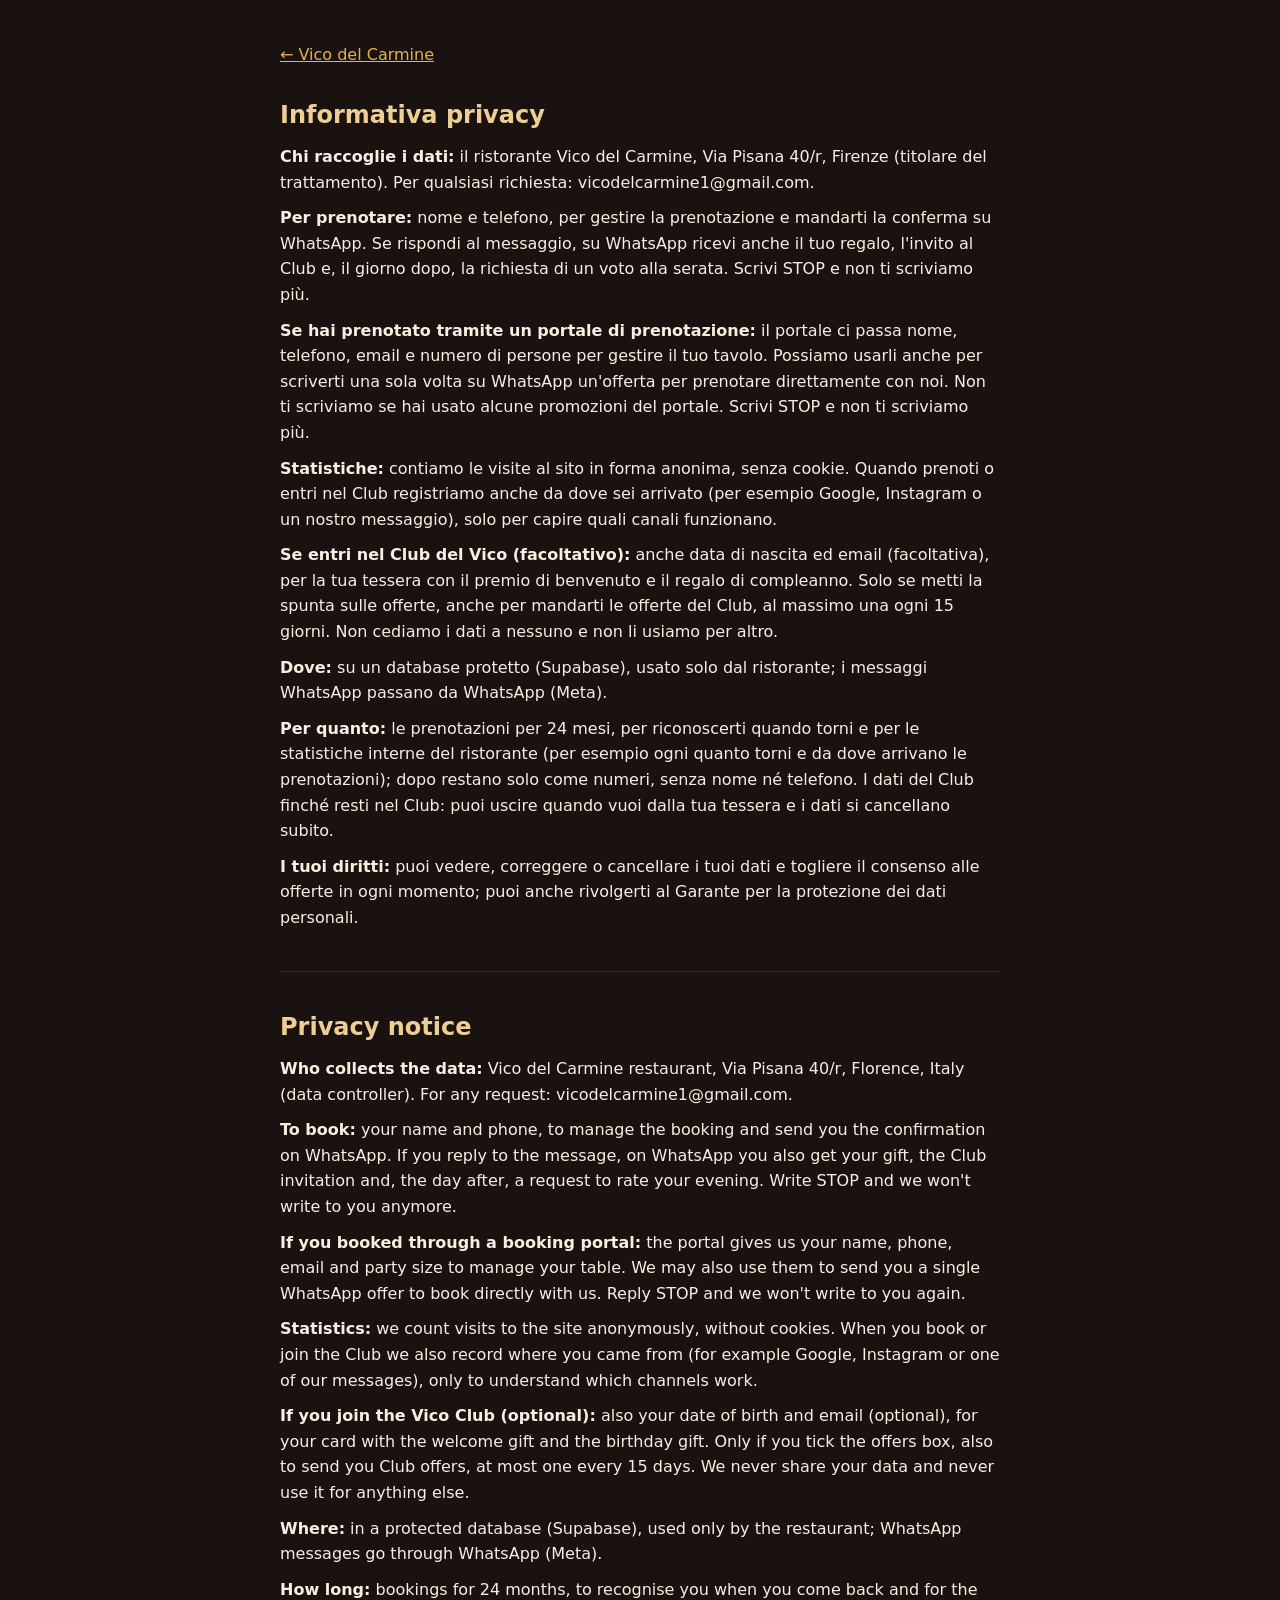
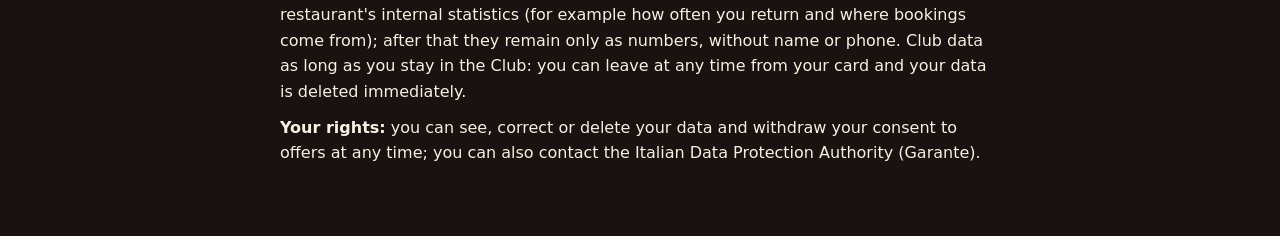
<file: privacy/index.html>
<!doctype html>
<html lang="it">
<head>
  <meta charset="utf-8">
  <meta name="viewport" content="width=device-width, initial-scale=1">
  <title>Privacy · Vico del Carmine</title>
  <link rel="canonical" href="https://vicodelcarmine.it/privacy/">
</head>
<body style="margin:0;background:#1a1210;color:#f7efe2;font:16px/1.6 system-ui,sans-serif">
  <main style="max-width:720px;margin:0 auto;padding:32px 20px 60px">
    <p><a href="/" style="color:#e6b24a">← Vico del Carmine</a></p>
    <section lang="it"><h1>Informativa privacy</h1><p><b>Chi raccoglie i dati:</b> il ristorante Vico del Carmine, Via Pisana 40/r, Firenze (titolare del trattamento). Per qualsiasi richiesta: vicodelcarmine1@gmail.com.</p><p><b>Per prenotare:</b> nome e telefono, per gestire la prenotazione e mandarti la conferma su WhatsApp. Se rispondi al messaggio, su WhatsApp ricevi anche il tuo regalo, l'invito al Club e, il giorno dopo, la richiesta di un voto alla serata. Scrivi STOP e non ti scriviamo più.</p><p><b>Se hai prenotato tramite un portale di prenotazione:</b> il portale ci passa nome, telefono, email e numero di persone per gestire il tuo tavolo. Possiamo usarli anche per scriverti una sola volta su WhatsApp un'offerta per prenotare direttamente con noi. Non ti scriviamo se hai usato alcune promozioni del portale. Scrivi STOP e non ti scriviamo più.</p><p><b>Statistiche:</b> contiamo le visite al sito in forma anonima, senza cookie. Quando prenoti o entri nel Club registriamo anche da dove sei arrivato (per esempio Google, Instagram o un nostro messaggio), solo per capire quali canali funzionano.</p><p><b>Se entri nel Club del Vico (facoltativo):</b> anche data di nascita ed email (facoltativa), per la tua tessera con il premio di benvenuto e il regalo di compleanno. Solo se metti la spunta sulle offerte, anche per mandarti le offerte del Club, al massimo una ogni 15 giorni. Non cediamo i dati a nessuno e non li usiamo per altro.</p><p><b>Dove:</b> su un database protetto (Supabase), usato solo dal ristorante; i messaggi WhatsApp passano da WhatsApp (Meta).</p><p><b>Per quanto:</b> le prenotazioni per 24 mesi, per riconoscerti quando torni e per le statistiche interne del ristorante (per esempio ogni quanto torni e da dove arrivano le prenotazioni); dopo restano solo come numeri, senza nome né telefono. I dati del Club finché resti nel Club: puoi uscire quando vuoi dalla tua tessera e i dati si cancellano subito.</p><p><b>I tuoi diritti:</b> puoi vedere, correggere o cancellare i tuoi dati e togliere il consenso alle offerte in ogni momento; puoi anche rivolgerti al Garante per la protezione dei dati personali.</p></section><section lang="en"><h1>Privacy notice</h1><p><b>Who collects the data:</b> Vico del Carmine restaurant, Via Pisana 40/r, Florence, Italy (data controller). For any request: vicodelcarmine1@gmail.com.</p><p><b>To book:</b> your name and phone, to manage the booking and send you the confirmation on WhatsApp. If you reply to the message, on WhatsApp you also get your gift, the Club invitation and, the day after, a request to rate your evening. Write STOP and we won't write to you anymore.</p><p><b>If you booked through a booking portal:</b> the portal gives us your name, phone, email and party size to manage your table. We may also use them to send you a single WhatsApp offer to book directly with us. Reply STOP and we won't write to you again.</p><p><b>Statistics:</b> we count visits to the site anonymously, without cookies. When you book or join the Club we also record where you came from (for example Google, Instagram or one of our messages), only to understand which channels work.</p><p><b>If you join the Vico Club (optional):</b> also your date of birth and email (optional), for your card with the welcome gift and the birthday gift. Only if you tick the offers box, also to send you Club offers, at most one every 15 days. We never share your data and never use it for anything else.</p><p><b>Where:</b> in a protected database (Supabase), used only by the restaurant; WhatsApp messages go through WhatsApp (Meta).</p><p><b>How long:</b> bookings for 24 months, to recognise you when you come back and for the restaurant's internal statistics (for example how often you return and where bookings come from); after that they remain only as numbers, without name or phone. Club data as long as you stay in the Club: you can leave at any time from your card and your data is deleted immediately.</p><p><b>Your rights:</b> you can see, correct or delete your data and withdraw your consent to offers at any time; you can also contact the Italian Data Protection Authority (Garante).</p></section>
  </main>
  <style>h1{font-size:1.5rem;margin:28px 0 8px;color:#edcf94} p{margin:10px 0} section+section{margin-top:40px;border-top:1px solid #3a2a24;padding-top:8px}</style>
</body>
</html>
</file>
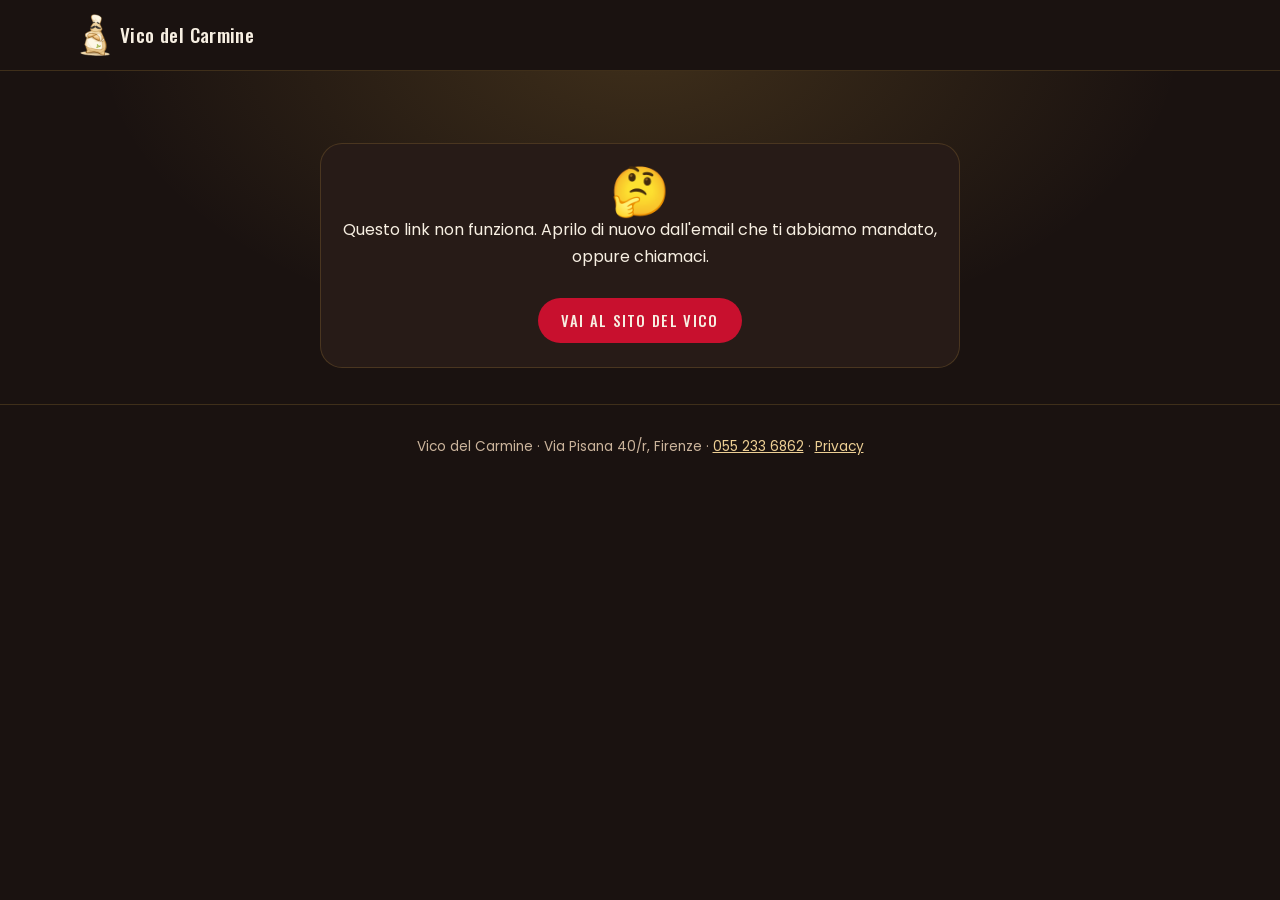
<file: regalo/index.html>
<!doctype html>
<html lang="it">
<head>
  <meta charset="utf-8">
  <meta name="viewport" content="width=device-width, initial-scale=1, viewport-fit=cover">
  <title>Il tuo regalo · Vico del Carmine</title>
  <meta name="robots" content="noindex">
  <meta name="referrer" content="no-referrer">
  <meta name="theme-color" content="#1a1210">
  <link rel="icon" type="image/png" sizes="32x32" href="../assets/img/favicon-32.png">
  <link rel="apple-touch-icon" href="../assets/img/apple-touch-icon.png">
  <link rel="preload" href="../assets/fonts/oswald.woff2" as="font" type="font/woff2" crossorigin>
  <link rel="stylesheet" href="../assets/css/font.css?v=f5415777">
  <link rel="stylesheet" href="../assets/css/sito.css?v=61de08e0">
</head>
<body class="pagina-regalo">
<header class="reg-testa">
  <a class="marchio" href="../">
    <img src="../assets/img/mascotte-240.png" alt="" width="172" height="240">
    <span>Vico del Carmine</span>
  </a>
</header>
<main>
  <section class="sezione regalo"><div class="contenitore"><div id="reg-app" class="reg-app"><p class="reg-piccolo">Un attimo…</p></div></div></section>
  <section class="sezione prenota" id="prenota" hidden>
    <div class="contenitore"><div class="riquadro">
      <p class="occhiello">Prenota</p>
      <h2>Prenota il tavolo e usa il <em>regalo</em></h2>
      <p class="testo" id="reg-prenota-testo"></p>
      <div id="pren-app"></div>
      <div class="azioni pren-chiama"><a class="btn btn-chiaro" href="tel:+390552336862"><svg class="ico" viewBox="0 0 24 24" fill="none" stroke="currentColor" stroke-width="1.8" stroke-linecap="round" stroke-linejoin="round" aria-hidden="true"><path d="M5 4h4l2 5l-2.5 1.5a11 11 0 0 0 5 5l1.5 -2.5l5 2v4a2 2 0 0 1 -2 2a16 16 0 0 1 -15 -15a2 2 0 0 1 2 -2"/></svg>Chiama 055 233 6862</a></div>
    </div></div>
  </section>
</main>
<footer class="reg-piede">
  <p>Vico del Carmine · Via Pisana 40/r, Firenze · <a href="tel:+390552336862">055 233 6862</a> · <a href="../privacy/">Privacy</a></p>
</footer>
<script>window.SITO = {"lingua": "it", "nome": "Vico del Carmine", "indirizzo": "Via Pisana 40/r, Firenze", "telefono": "+390552336862", "telefonoVisto": "055 233 6862", "giorni": ["domenica", "lunedì", "martedì", "mercoledì", "giovedì", "venerdì", "sabato"], "prenota": {"url": "https://agbvmhpktilpaoabjkre.supabase.co", "chiave": "sb_publishable_2O5l8ZbQqGnwDXwxZnsZ2Q_0Mt1V8T7", "tessera": "https://vicodelcarmine.github.io/menu/?club="}, "pren": {"sera": "La sera", "turno": "A che ora arrivate", "persone": "Quante persone", "dati": "I tuoi dati", "oggi": "oggi", "domani": "domani", "mesi": ["gen", "feb", "mar", "apr", "mag", "giu", "lug", "ago", "set", "ott", "nov", "dic"], "liberi": "posti liberi", "ultimi": "ultimi", "pieno": "pieno", "chiuso": "chiuso", "solo_telefono": "chiama", "una_persona": "persona", "piu_persone": "persone", "gruppo": "Siete più di {n}? Chiamaci al {tel}.", "nome": "Nome e cognome", "telefono": "Telefono", "email": "Email", "nascita": "Data di nascita", "nascita_perche": "per il regalo di compleanno", "nota": "Nota (facoltativa)", "nota_esempio": "Allergie, seggiolone, una ricorrenza…", "privacy": "Ho letto l'informativa privacy", "privacy_titolo": "Informativa privacy", "privacy_testo": "<p><b>Chi raccoglie i dati:<\/b> il ristorante Vico del Carmine, Via Pisana 40/r, Firenze (titolare del trattamento). Per qualsiasi richiesta: vicodelcarmine1@gmail.com.<\/p><p><b>Per prenotare:<\/b> nome e telefono, per gestire la prenotazione e mandarti la conferma su WhatsApp. Se rispondi al messaggio, su WhatsApp ricevi anche il tuo regalo, l'invito al Club e, il giorno dopo, la richiesta di un voto alla serata. Scrivi STOP e non ti scriviamo più.<\/p><p><b>Se hai prenotato tramite un portale di prenotazione:<\/b> il portale ci passa nome, telefono, email e numero di persone per gestire il tuo tavolo. Possiamo usarli anche per scriverti una sola volta su WhatsApp un'offerta per prenotare direttamente con noi. Non ti scriviamo se hai usato alcune promozioni del portale. Scrivi STOP e non ti scriviamo più.<\/p><p><b>Statistiche:<\/b> contiamo le visite al sito in forma anonima, senza cookie. Quando prenoti o entri nel Club registriamo anche da dove sei arrivato (per esempio Google, Instagram o un nostro messaggio), solo per capire quali canali funzionano.<\/p><p><b>Se entri nel Club del Vico (facoltativo):<\/b> anche data di nascita ed email (facoltativa), per la tua tessera con il premio di benvenuto e il regalo di compleanno. Solo se metti la spunta sulle offerte, anche per mandarti le offerte del Club, al massimo una ogni 15 giorni. Non cediamo i dati a nessuno e non li usiamo per altro.<\/p><p><b>Dove:<\/b> su un database protetto (Supabase), usato solo dal ristorante; i messaggi WhatsApp passano da WhatsApp (Meta).<\/p><p><b>Per quanto:<\/b> le prenotazioni per 24 mesi, per riconoscerti quando torni e per le statistiche interne del ristorante (per esempio ogni quanto torni e da dove arrivano le prenotazioni); dopo restano solo come numeri, senza nome né telefono. I dati del Club finché resti nel Club: puoi uscire quando vuoi dalla tua tessera e i dati si cancellano subito.<\/p><p><b>I tuoi diritti:<\/b> puoi vedere, correggere o cancellare i tuoi dati e togliere il consenso alle offerte in ogni momento; puoi anche rivolgerti al Garante per la protezione dei dati personali.<\/p>", "tel_aiuto": "Solo per la tua prenotazione", "tel_aiuto_wa": "Ti mandiamo la conferma su WhatsApp", "privacy_breve": "Usiamo nome e telefono solo per la prenotazione.", "benv_wa": "🎁 C'è un regalo per te: ti abbiamo scritto su WhatsApp, rispondi CIAO per attivarlo!", "benv_schermo": "🥂 Benvenuto! Il prosecco te lo offriamo noi, per {n}: mostra questa conferma al cameriere.", "conf_wa": "📲 Ti abbiamo mandato la conferma su WhatsApp.", "club_tit": "🎁 Vuoi anche un regalo per la prossima volta?", "club_sotto": "Entra nel Club del Vico: un regalo alla prossima visita e uno per il compleanno. Nome e telefono li abbiamo già: manca solo la data di nascita.", "email_fac": "Email (facoltativa)", "club_entra": "Entra nel Club", "club_ok": "✅ Sei nel Club! Il regalo di benvenuto è nella tua tessera, nel menu del Vico.", "club_gia": "Questo numero è già nel Club: trovi la tessera nel menu del Vico.", "club_e_privacy": "Per entrare nel Club serve la spunta sull'informativa privacy.", "promo": "Voglio ricevere le offerte del Club (email e notifiche)", "club": "Prenotando entri nel Club del Vico, con il premio di benvenuto e il regalo di compleanno.", "socio": "Prenoti come {nome}.", "non_sei_tu": "Non sei tu?", "conferma": "Conferma la prenotazione", "invio": "Un attimo…", "fatto": "Prenotazione confermata", "fatto_quando": "Ti aspettiamo {giorno} alle {ora} · {persone}", "codice": "Codice prenotazione", "benvenuto": "🎁 Sei nel Club del Vico: nella tua tessera trovi il premio di benvenuto.", "calendario": "Aggiungi al calendario", "tessera": "Apri la tua tessera", "altra": "Prenota un'altra sera", "mie": "Le tue prenotazioni", "annulla": "Annulla", "annulla_chiedi": "Annullo la prenotazione di {giorno} alle {ora}?", "annullata": "Prenotazione annullata. Speriamo di vederti presto!", "chiama": "Preferisci chiamare?", "spente": "Le prenotazioni online sono chiuse in questo momento: chiamaci al {tel}.", "nessuna": "Nei prossimi giorni non ci sono più posti online: chiamaci al {tel}.", "e_rete": "Connessione assente: riprova tra poco o chiamaci.", "e_server": "Qualcosa non ha funzionato: riprova o chiamaci.", "e_nome": "Scrivi nome e cognome.", "e_telefono": "Scrivi un numero di telefono valido.", "e_email": "Scrivi un'email valida.", "e_nascita": "Scrivi la tua data di nascita.", "e_privacy": "Per prenotare serve la spunta sull'informativa privacy.", "e_scegli": "Scegli la sera e l'ora di arrivo.", "e_pieno": "Quell'orario si è appena riempito: scegline un altro.", "e_tardi": "È tardi per prenotare online quest'orario: chiamaci.", "e_sera": "Quella sera non si può prenotare: scegline un'altra.", "e_gruppo": "Per gruppi più grandi chiamaci.", "e_troppe": "Troppe prenotazioni: chiamaci.", "e_doppia": "Hai già una prenotazione per questa sera.", "e_tante": "Hai già 3 prenotazioni in arrivo: chiamaci.", "e_gia": "Questa email o questo numero sono già nel Club con altri dati: scrivili come quando ti sei iscritto, oppure chiamaci.", "e_chiuse": "Le prenotazioni online sono chiuse: chiamaci."}, "regalo": {"titolo_pagina": "Il tuo regalo", "occhiello": "Un regalo per te", "titolo_html": "Ciao {nome}, al Vico c'è un <em>regalo<\/em> con il tuo nome", "testo": "Può essere uno sconto dal 10% fino al 50% sul conto, oppure prosecco, dolce o spritz offerti dalla casa. Entra nel Club del Vico, è gratis, e scoprilo subito.", "in_palio": "I regali in palio", "club_titolo": "Entra nel Club e scopri il regalo", "club_sotto": "Nome, telefono ed email li abbiamo già scritti noi: manca solo la data di nascita, così ti facciamo anche un regalo per il compleanno.", "entra": "Entra e scopri il regalo", "gia_socio": "Sei già nel Club, {nome}: il tuo regalo è pronto.", "scopri": "Scopri il regalo", "quasi": "Ci siamo quasi…", "hai_vinto": "Il tuo regalo è", "per_persone": "per {n} persone", "valido": "Vale per una serata a scelta fino a {data}, prenotando dal nostro sito.", "giorni_no": "Il {giorni} no.", "prenota": "Prenota il tavolo", "tessera": "La mia tessera del Club", "prenota_titolo_html": "Prenota il tavolo e usa il <em>regalo<\/em>", "prenota_testo": "Scegli una serata entro {data}: il regalo è già collegato al tuo numero.", "legato": "Il tuo regalo è collegato a questa prenotazione: allo staff basta il tuo nome.", "non_legato": "Attenzione: il regalo vale per una serata entro {data}. Questa prenotazione resta valida, ma senza regalo.", "prenota_comunque": "Prenota un tavolo", "vai_sito": "Vai al sito del Vico", "e_codice": "Questo link non funziona. Aprilo di nuovo dall'email che ti abbiamo mandato, oppure chiamaci.", "e_finita": "I regali di questa iniziativa sono finiti, ma un tavolo te lo teniamo volentieri.", "e_finiti": "I regali di questa iniziativa sono finiti, ma un tavolo te lo teniamo volentieri.", "e_gia": "Hai già scoperto il tuo regalo: lo trovi nella tessera del Club.", "e_club": "Per scoprire il regalo entra prima nel Club.", "d_occhiello": "Un grazie da parte nostra", "d_titolo_html": "Ciao {nome}, al Vico prenotare <em>direttamente<\/em> conviene", "d_sera": "Vale anche per {giorno}: prenota qui sotto e annulla l'altra prenotazione, così non ti teniamo due tavoli.", "d_club_titolo": "Entra nel Club e attiva l'offerta", "d_club_sotto": "Nome, telefono ed email li abbiamo già scritti noi: manca solo la data di nascita, così ti facciamo anche un regalo per il compleanno.", "d_entra": "Attiva l'offerta", "d_gia_socio": "Sei già nel Club, {nome}: l'offerta è pronta.", "d_attiva": "Attiva l'offerta", "d_hai": "La tua offerta", "d_legato": "La tua offerta è collegata a questa prenotazione: allo staff basta il tuo nome.", "d_annulla": "Un'ultima cosa: ora annulla l'altra prenotazione per {giorno}, così non ti teniamo due tavoli. Grazie!", "d_prenota_titolo": "Scegli l'orario"}};</script>
<script src="../assets/js/regalo.js?v=2a0030a0" defer></script>
<script src="../assets/js/prenota.js?v=29035a99" defer></script>
</body>
</html>
</file>
<file: assets/css/font.css>
/* Caratteri scaricati da Google Fonts (licenza OFL) e ospitati qui: nessuna chiamata a Google dal sito. */
@font-face{font-family:'Oswald';font-style:normal;font-weight:500 600;font-display:swap;src:url(../fonts/oswald.woff2) format('woff2');unicode-range:U+0000-00FF, U+0131, U+0152-0153, U+02BB-02BC, U+02C6, U+02DA, U+02DC, U+0304, U+0308, U+0329, U+2000-206F, U+20AC, U+2122, U+2191, U+2193, U+2212, U+2215, U+FEFF, U+FFFD;}
@font-face{font-family:'Playfair Display';font-style:italic;font-weight:600;font-display:swap;src:url(../fonts/playfair-display-600-italic.woff2) format('woff2');unicode-range:U+0000-00FF, U+0131, U+0152-0153, U+02BB-02BC, U+02C6, U+02DA, U+02DC, U+0304, U+0308, U+0329, U+2000-206F, U+20AC, U+2122, U+2191, U+2193, U+2212, U+2215, U+FEFF, U+FFFD;}
@font-face{font-family:'Poppins';font-style:normal;font-weight:400;font-display:swap;src:url(../fonts/poppins-400.woff2) format('woff2');unicode-range:U+0000-00FF, U+0131, U+0152-0153, U+02BB-02BC, U+02C6, U+02DA, U+02DC, U+0304, U+0308, U+0329, U+2000-206F, U+20AC, U+2122, U+2191, U+2193, U+2212, U+2215, U+FEFF, U+FFFD;}
@font-face{font-family:'Poppins';font-style:normal;font-weight:500;font-display:swap;src:url(../fonts/poppins-500.woff2) format('woff2');unicode-range:U+0000-00FF, U+0131, U+0152-0153, U+02BB-02BC, U+02C6, U+02DA, U+02DC, U+0304, U+0308, U+0329, U+2000-206F, U+20AC, U+2122, U+2191, U+2193, U+2212, U+2215, U+FEFF, U+FFFD;}
</file>
<file: assets/css/sito.css>
/* ==========================================================================
   Vico del Carmine — sito
   Colori e caratteri presi dal menu digitale, così sito e menu sembrano una cosa sola.
   Per un altro locale si cambiano soprattutto le variabili qui sotto.
   ========================================================================== */
:root{
  --bg:        #1a1210;   /* espresso scuro */
  --bg-2:      #211714;   /* sezioni alternate */
  --carta:     #271b17;   /* schede */
  --carminio:  #c8102e;
  --brace:     #d13b2f;
  --vino:      #7a1f2b;
  --oro:       #e6b24a;
  --oro-tenue: #edcf94;
  --basilico:  #86b64a;
  --azzurro:   #4fb0e8;   /* asporto */
  --azzurro-2: #74c2ee;
  --notte:     #0b2333;   /* scritte sull'azzurro */
  --crema:     #f7efe2;
  --tenue:     #cbb49c;
  --linea:     rgba(230,178,74,.18);
  --ombra:     0 28px 60px rgba(0,0,0,.5);

  --f-titoli: "Oswald", "Arial Narrow", sans-serif;
  --f-corsivo: "Playfair Display", Georgia, serif;
  --f-testo:  "Poppins", system-ui, sans-serif;

  --larghezza: 1120px;
  --margine: 20px;
  --testa: 64px;
}

*,*::before,*::after{ box-sizing:border-box; }
html{ scroll-behavior:smooth; scroll-padding-top:calc(var(--testa) + 12px); -webkit-text-size-adjust:100%; }
body{
  margin:0; background:var(--bg); color:var(--crema);
  font-family:var(--f-testo); font-size:1rem; line-height:1.7;
  -webkit-font-smoothing:antialiased;
}
img{ max-width:100%; height:auto; display:block; }
a{ color:inherit; }
:focus-visible{ outline:2px solid var(--oro); outline-offset:3px; border-radius:6px; }
h1,h2,h3{ font-family:var(--f-titoli); font-weight:500; line-height:1.08; margin:0; letter-spacing:.005em; }
h1 em,h2 em{ font-family:var(--f-corsivo); font-style:italic; font-weight:600; color:var(--oro); letter-spacing:0; }
h2{ font-size:clamp(2rem, 5.2vw, 3.1rem); }
p{ margin:0; }
.ico{ width:1.2em; height:1.2em; flex:none; }

.contenitore{ width:100%; max-width:calc(var(--larghezza) + 2*var(--margine)); margin:0 auto; padding:0 var(--margine); }
.due{ display:grid; gap:40px; }
@media (min-width:880px){ .due{ grid-template-columns:1fr 1fr; gap:64px; align-items:center; } }

.occhiello{
  font-family:var(--f-titoli); text-transform:uppercase; letter-spacing:.22em;
  font-size:.78rem; color:var(--oro); margin-bottom:14px;
  display:flex; align-items:center; gap:12px;
}
.occhiello::before{ content:""; width:28px; height:1px; background:var(--oro); opacity:.7; }
.testo{ color:rgba(247,239,226,.84); margin-top:18px; max-width:52ch; }

/* ---------- bottoni ---------- */
.azioni{ display:flex; flex-wrap:wrap; gap:12px; margin-top:28px; }
.btn{
  display:inline-flex; align-items:center; gap:10px;
  padding:14px 22px; border-radius:999px; border:1px solid transparent;
  background:var(--carminio); color:var(--crema); text-decoration:none;
  font-family:var(--f-titoli); text-transform:uppercase; letter-spacing:.09em; font-size:.92rem; line-height:1;
  transition:background .2s, border-color .2s, color .2s, transform .2s;
}
.btn:hover{ background:var(--brace); transform:translateY(-1px); }
.btn-vuoto{ background:transparent; border-color:rgba(237,207,148,.45); }
.btn-vuoto:hover{ background:rgba(237,207,148,.08); border-color:var(--oro-tenue); }
.btn-chiaro{ background:var(--crema); color:#3a0d14; }
.btn-chiaro:hover{ background:#fff; }
.btn-vuoto-chiaro{ background:transparent; border-color:rgba(247,239,226,.55); }
.btn-vuoto-chiaro:hover{ background:rgba(247,239,226,.1); }
.btn-piccolo{ padding:10px 16px; font-size:.8rem; }
.btn-azzurro{ background:var(--azzurro); color:var(--notte); }
.btn-azzurro:hover{ background:var(--azzurro-2); }

/* ---------- testata ---------- */
.testa{
  position:fixed; inset:0 0 auto; z-index:50; height:var(--testa);
  display:flex; align-items:center; justify-content:space-between; gap:16px;
  padding:0 var(--margine); padding-top:env(safe-area-inset-top);
  transition:background .3s, border-color .3s, backdrop-filter .3s;
  border-bottom:1px solid transparent;
}
.testa.piena{ background:rgba(26,18,16,.9); border-color:var(--linea); -webkit-backdrop-filter:blur(10px); backdrop-filter:blur(10px); }
.marchio{ display:flex; align-items:center; gap:10px; text-decoration:none; }
.marchio img{ height:42px; width:auto; }
.marchio span{ font-family:var(--f-titoli); font-size:1.2rem; letter-spacing:.02em; white-space:nowrap; }
.nav{ display:none; gap:30px; }
.nav a{ text-decoration:none; font-family:var(--f-titoli); text-transform:uppercase; letter-spacing:.14em; font-size:.82rem; color:var(--tenue); transition:color .2s; }
.nav a:hover{ color:var(--crema); }
.testa-dx{ display:flex; align-items:center; gap:14px; }
.lingua{ font-family:var(--f-titoli); letter-spacing:.12em; font-size:.82rem; color:var(--tenue); text-decoration:none; padding:8px 4px; }
.lingua:hover{ color:var(--crema); }
@media (min-width:880px){ .nav{ display:flex; } }
@media (max-width:879px){ .testa-dx .btn-piccolo{ display:none; } }

/* ---------- apertura ---------- */
.hero{
  position:relative; overflow:hidden;
  padding:calc(var(--testa) + 8px) 0 52px;
  background:
    radial-gradient(60% 50% at 78% 42%, rgba(200,16,46,.20), transparent 70%),
    radial-gradient(40% 40% at 12% 90%, rgba(230,178,74,.08), transparent 70%);
}
.hero-griglia{ display:grid; gap:20px; }
.hero h1{ font-size:clamp(2.7rem, 9vw, 5rem); line-height:1.02; }
.hero h1 em{ display:inline-block; margin-top:.08em; }
.lead{ font-size:1.08rem; color:rgba(247,239,226,.86); margin-top:20px; max-width:44ch; }
.stato{
  display:inline-flex; align-items:center; gap:10px; margin-top:22px;
  padding:7px 14px; border-radius:999px; border:1px solid var(--linea);
  font-size:.86rem; color:var(--tenue);
}
.pallino{ width:8px; height:8px; border-radius:50%; background:var(--tenue); }
.stato.aperto{ color:var(--crema); }
.stato.aperto .pallino{ background:var(--basilico); box-shadow:0 0 0 0 rgba(134,182,74,.6); animation:battito 2s infinite; }
@keyframes battito{ 70%{ box-shadow:0 0 0 9px rgba(134,182,74,0); } 100%{ box-shadow:0 0 0 0 rgba(134,182,74,0); } }

/* sul telefono il ventaglio sta in cima: la prima cosa che si vede è il cibo */
.ventaglio{ position:relative; height:clamp(250px, 70vw, 330px); order:-1; margin:-8px 0 6px; }
.carta{
  position:absolute; left:50%; bottom:4%;
  width:min(46%, 300px); aspect-ratio:4/5; object-fit:cover;
  border-radius:18px; border:1px solid rgba(230,178,74,.35); box-shadow:var(--ombra);
  transform-origin:50% 120%; transform:translateX(-50%) rotate(var(--r));
  animation:distribuisci .9s cubic-bezier(.2,.8,.2,1) both; animation-delay:var(--ritardo);
  transition:transform .5s cubic-bezier(.2,.8,.2,1);
}
.c1{ --r:-15deg; --ritardo:.15s; }
.c2{ --r:0deg;   --ritardo:.3s; z-index:2; }
.c3{ --r:15deg;  --ritardo:.45s; }
@keyframes distribuisci{ from{ opacity:0; transform:translateX(-50%) translateY(60px) rotate(0deg); } }
@media (hover:hover){
  .ventaglio:hover .c1{ --r:-21deg; }
  .ventaglio:hover .c3{ --r:21deg; }
}
@media (min-width:880px){
  .hero{ min-height:min(860px, 100svh); display:flex; align-items:center; padding:calc(var(--testa) + 36px) 0 72px; }
  .hero-griglia{ grid-template-columns:1.2fr .8fr; align-items:center; gap:40px; }
  .hero h1{ font-size:clamp(3.4rem, 5.2vw, 4.5rem); }
  .c1{ --r:-18deg; } .c3{ --r:18deg; }
  .ventaglio{ height:520px; margin:0; order:0; }
  .carta{ width:min(72%, 320px); }
}

/* ---------- sezioni ---------- */
.sezione{ padding:76px 0; }
@media (min-width:880px){ .sezione{ padding:110px 0; } }
.locale{ background:var(--bg-2); border-block:1px solid var(--linea); }
.punti{ list-style:none; margin:0; padding:0; display:grid; gap:26px; }
.punti li{ display:grid; grid-template-columns:52px 1fr; gap:18px; align-items:start; }
.icona{
  width:52px; height:52px; border-radius:50%; display:grid; place-items:center;
  border:1px solid var(--linea); color:var(--oro); background:rgba(230,178,74,.05);
}
.icona .ico{ width:24px; height:24px; }
.punti h3{ font-size:1.3rem; margin-bottom:4px; }
.punti p{ color:var(--tenue); font-size:.95rem; line-height:1.6; }

/* ---------- specialità ---------- */
.intesta{ display:flex; flex-wrap:wrap; align-items:flex-end; justify-content:space-between; gap:16px 28px; margin-bottom:34px; }
.link-freccia{
  display:inline-flex; align-items:center; gap:8px; color:var(--oro-tenue); text-decoration:none;
  font-family:var(--f-titoli); text-transform:uppercase; letter-spacing:.12em; font-size:.85rem;
  border-bottom:1px solid rgba(237,207,148,.35); padding-bottom:4px;
}
.link-freccia .ico{ transition:transform .2s; }
.link-freccia:hover .ico{ transform:translateX(4px); }
/* tre gruppi (pizze, primi, secondi) da due piatti: tutto a colpo d'occhio, niente da scorrere di lato */
.gruppi{ display:grid; gap:34px; }
.gruppo-titolo{
  display:flex; align-items:center; gap:14px; margin-bottom:14px;
  font-size:1.05rem; text-transform:uppercase; letter-spacing:.16em; color:var(--oro-tenue);
}
.gruppo-titolo::after{ content:""; flex:1; height:1px; background:var(--linea); }
.coppia{ display:grid; grid-template-columns:1fr 1fr; gap:12px; max-width:640px; }
.piatto{
  background:var(--carta); border:1px solid var(--linea);
  border-radius:16px; overflow:hidden; display:flex; flex-direction:column;
}
.piatto img{ width:100%; aspect-ratio:4/5; object-fit:cover; }
.piatto div{ padding:12px 12px 14px; }
.piatto h4{ font-family:var(--f-titoli); font-weight:500; font-size:1.05rem; line-height:1.15; margin:0; }
.piatto p{ color:var(--tenue); font-size:.8rem; line-height:1.45; margin-top:5px; }
@media (min-width:600px){
  .piatto div{ padding:16px 16px 18px; }
  .piatto h4{ font-size:1.2rem; }
  .piatto p{ font-size:.88rem; }
}
@media (min-width:1000px){
  /* su computer i tre gruppi stanno uno accanto all'altro: sei piatti in una riga */
  .gruppi{ grid-template-columns:repeat(3, 1fr); gap:28px; }
  .coppia{ gap:14px; }
  .piatto{ transition:transform .3s, border-color .3s; }
  .piatto:hover{ transform:translateY(-4px); border-color:rgba(230,178,74,.4); }
}

/* ---------- prenota ---------- */
.prenota .riquadro{
  position:relative; overflow:hidden; border-radius:26px; padding:44px 26px;
  background:linear-gradient(135deg, var(--vino) 0%, #4c121b 100%);
  border:1px solid rgba(237,207,148,.22);
}
.prenota .riquadro::after{
  content:""; position:absolute; right:-80px; top:-80px; width:260px; height:260px; border-radius:50%;
  background:radial-gradient(circle, rgba(230,178,74,.25), transparent 70%); pointer-events:none;
}
.prenota .occhiello{ color:var(--oro-tenue); }
.prenota .occhiello::before{ background:var(--oro-tenue); }
@media (min-width:880px){ .prenota .riquadro{ padding:64px 64px; } }

/* ---------- club ---------- */
.club{ background:var(--bg-2); border-block:1px solid var(--linea); }
.club-griglia{ display:grid; gap:28px; align-items:center; }
.club-mascotte{ width:150px; height:auto; filter:drop-shadow(0 20px 30px rgba(0,0,0,.45)); }
.come{ display:flex; gap:10px; align-items:center; color:var(--oro-tenue); margin-top:18px; font-size:.95rem; }
.come .ico{ color:var(--oro); }
@media (min-width:880px){
  .club-griglia{ grid-template-columns:280px 1fr; gap:64px; }
  .club-mascotte{ width:240px; justify-self:center; }
}

/* ---------- dove ---------- */
.dove h2{ font-size:clamp(2rem, 5vw, 2.8rem); }
.dove .citta{ font-size:.6em; color:var(--tenue); }
.orari{ background:var(--carta); border:1px solid var(--linea); border-radius:20px; padding:26px 24px; }
.orari h3{ display:flex; align-items:center; gap:10px; font-size:1.2rem; text-transform:uppercase; letter-spacing:.12em; color:var(--oro); margin-bottom:12px; }
.orari table{ width:100%; border-collapse:collapse; }
.orari th,.orari td{ padding:11px 0; border-bottom:1px solid rgba(230,178,74,.1); font-weight:400; text-align:left; }
.orari td{ text-align:right; font-variant-numeric:tabular-nums; }
.orari th{ text-transform:capitalize; color:var(--tenue); }
.orari tr:last-child th,.orari tr:last-child td{ border-bottom:0; }
.orari tr.chiuso td{ color:var(--tenue); }
.orari tr.oggi th,.orari tr.oggi td{ color:var(--crema); font-weight:500; }
.orari tr.oggi th::after{ content:" •"; color:var(--oro); }

/* ---------- vicolo ---------- */
.vicolo{ padding-top:0; }
.vicolo-riquadro{ border:1px dashed rgba(230,178,74,.4); border-radius:22px; padding:36px 26px; text-align:center; }
.vicolo-riquadro .occhiello{ justify-content:center; }
.vicolo-riquadro .occhiello::before{ display:none; }
.vicolo-riquadro h2{ font-size:clamp(1.7rem, 4.4vw, 2.4rem); max-width:22ch; margin:0 auto; }
.vicolo-riquadro .testo{ margin-left:auto; margin-right:auto; }
.vicolo-dove{ display:inline-flex; gap:8px; align-items:center; margin-top:18px; color:var(--oro-tenue); }
.vicolo-dove a{ display:inline-flex; gap:8px; align-items:center; text-decoration:none; }

/* ---------- piede ---------- */
.piede{ text-align:center; padding:56px 0 40px; border-top:1px solid var(--linea); color:var(--tenue); font-size:.92rem; }
.piede img{ margin:0 auto 10px; height:72px; width:auto; }
.piede p{ margin-top:6px; }
.piede a{ color:var(--crema); text-decoration-color:rgba(247,239,226,.3); text-underline-offset:3px; }
.piede-nome{ font-family:var(--f-titoli); font-size:1.5rem; color:var(--crema); }
.piede-motto{ font-family:var(--f-corsivo); font-style:italic; color:var(--oro); margin-top:0 !important; }
.social{ display:flex; justify-content:center; gap:12px; margin:18px 0 8px !important; }
.social a{ width:44px; height:44px; border-radius:50%; display:grid; place-items:center; border:1px solid var(--linea); color:var(--oro-tenue); transition:background .2s; }
.social a:hover{ background:rgba(230,178,74,.1); }
.piccolo{ font-size:.8rem; opacity:.75; margin-top:16px !important; }

/* ---------- barra in basso (solo telefono) ---------- */
.barra{
  position:fixed; inset:auto 0 0; z-index:60; display:grid; grid-auto-flow:column; grid-auto-columns:1fr;
  background:rgba(26,18,16,.96); border-top:1px solid var(--linea);
  -webkit-backdrop-filter:blur(10px); backdrop-filter:blur(10px);
  padding-bottom:env(safe-area-inset-bottom);
}
.barra a{
  display:flex; flex-direction:column; align-items:center; justify-content:center; gap:3px;
  padding:9px 4px 8px; text-decoration:none; color:var(--tenue);
  font-family:var(--f-titoli); text-transform:uppercase; letter-spacing:.1em; font-size:.68rem;
}
.barra .ico{ width:22px; height:22px; }
.barra a.primo{ background:var(--carminio); color:var(--crema); }
.barra a.asporto{ background:var(--azzurro); color:var(--notte); }
@media (max-width:879px){ body{ padding-bottom:calc(62px + env(safe-area-inset-bottom)); } }
@media (min-width:880px){ .barra{ display:none; } }

@media (prefers-reduced-motion:reduce){
  html{ scroll-behavior:auto; }
  .carta,.stato.aperto .pallino{ animation:none; }
  .btn,.carta,.piatto{ transition:none; }
}
.credito{ margin-top:4px !important; }

/* ---------- modulo di prenotazione (dentro il riquadro rosso) ---------- */
.pren, .pren-fatto, .pren-mie, .pren-nota { max-width: 640px; }
.pren-passo {
  font-family: var(--f-titoli); text-transform: uppercase; letter-spacing: .16em; font-size: .78rem;
  color: var(--oro-tenue); margin: 24px 0 10px;
}
.pren-giorni {
  display: flex; gap: 8px; overflow-x: auto; scroll-snap-type: x proximity;
  padding: 2px 2px 10px; margin: 0 -2px; scrollbar-width: none;
}
.pren-giorni::-webkit-scrollbar { display: none; }
.pren-giorno, .pren-turno {
  font: inherit; color: var(--crema); cursor: pointer;
  border: 1px solid rgba(247,239,226,.25); background: rgba(0,0,0,.18);
  display: flex; flex-direction: column; align-items: center; transition: background .2s, color .2s;
}
.pren-giorno { flex: 0 0 auto; width: 66px; padding: 8px 0 9px; border-radius: 14px; gap: 1px; scroll-snap-align: start; }
.pren-giorno span { font-size: .72rem; opacity: .8; }
.pren-giorno b { font-family: var(--f-titoli); font-size: 1.45rem; font-weight: 500; line-height: 1.1; }
.pren-turni { display: grid; grid-template-columns: repeat(4, 1fr); gap: 8px; max-width: 480px; }
.pren-turno { padding: 9px 4px 7px; border-radius: 12px; }
.pren-turno.a-capo { grid-column-start: 1; }
.pren-turno b { font-family: var(--f-titoli); font-size: 1.2rem; font-weight: 500; line-height: 1.15; }
.pren-turno span { font-size: .7rem; opacity: .85; }
.pren-giorno.on, .pren-turno.on { background: var(--crema); color: #3a0d14; border-color: var(--crema); }
.pren-giorno:disabled, .pren-turno:disabled { opacity: .35; cursor: default; }
.pren-quante {
  display: inline-flex; align-items: center; border-radius: 999px; overflow: hidden;
  border: 1px solid rgba(247,239,226,.3); background: rgba(0,0,0,.18);
}
.pren-quante button { width: 52px; height: 48px; border: 0; background: none; color: var(--crema); font-size: 1.5rem; cursor: pointer; }
.pren-quante button:disabled { opacity: .3; cursor: default; }
.pren-quante output { min-width: 110px; text-align: center; font-weight: 500; }
.pren-campi { display: grid; gap: 12px; }
.pren-campi .pren-campo { margin: 0; }
@media (min-width: 700px) { .pren-campi { grid-template-columns: 1fr 1fr; } }
.pren-campo { display: block; margin-top: 14px; }
.pren-campo span { display: block; font-size: .82rem; color: rgba(247,239,226,.88); margin-bottom: 5px; }
.pren-campo small { opacity: .75; font-size: inherit; }
.pren input[type=text], .pren input[type=tel], .pren input[type=email], .pren input[type=date], .pren textarea {
  width: 100%; min-height: 48px; padding: 11px 14px; border-radius: 12px; font: inherit; font-size: 16px;
  border: 1px solid rgba(247,239,226,.3); background: rgba(0,0,0,.22); color: var(--crema);
  -webkit-appearance: none; appearance: none;
}
.pren input[type=date] { color-scheme: dark; }
.pren textarea { min-height: 72px; resize: vertical; }
.pren input:focus, .pren textarea:focus { outline: none; border-color: var(--oro); }
.pren ::placeholder { color: rgba(247,239,226,.45); }
.pren-spunta { display: flex; gap: 10px; align-items: flex-start; margin-top: 16px; font-size: .92rem; cursor: pointer; }
.pren-spunta input { width: 20px; height: 20px; margin: 2px 0 0; accent-color: var(--oro); flex: none; }
.pren-privacy { margin: 6px 0 0 30px; font-size: .82rem; color: rgba(247,239,226,.82); }
.pren-privacy summary { cursor: pointer; color: var(--oro-tenue); text-decoration: underline; text-underline-offset: 3px; }
.pren-privacy p { margin-top: 8px; }
.pren-club, .pren-nota { margin-top: 14px; font-size: .92rem; color: var(--oro-tenue); }
/* il modulo corto: l'informativa sotto il telefono, senza spunta */
.pren-campi + .pren-privacy { margin: 10px 0 0; }
/* nella conferma: il prosecco di benvenuto e il Club facoltativo */
.pren-benvenuto { max-width: 520px; margin: 16px auto 0; padding: 14px 18px; border-radius: 16px; background: rgba(230,178,74,.16);
  border: 1px solid rgba(230,178,74,.6); color: var(--crema); font-weight: 500; }
.pren-club-box { max-width: 520px; margin: 26px auto 0; padding: 20px 20px 22px; border-radius: 20px; background: rgba(0,0,0,.2);
  border: 1px dashed rgba(230,178,74,.6); }
.pren-club-box h4 { font-family: var(--f-titoli); font-weight: 600; font-size: 1.25rem; letter-spacing: .02em; color: var(--oro-tenue); }
.pren-club-box > p { margin-top: 6px; font-size: .92rem; }
.pren-club-box .btn { margin-top: 16px; width: 100%; justify-content: center; }
.pren-nota a, .pren-errore a { color: inherit; }
.pren-socio { font-size: 1rem; }
.pren-link {
  background: none; border: 0; padding: 0; font: inherit; cursor: pointer;
  color: var(--oro-tenue); text-decoration: underline; text-underline-offset: 3px;
}
.pren-errore {
  margin-top: 16px; padding: 10px 12px; border-radius: 12px; font-size: .92rem;
  background: rgba(0,0,0,.3); border: 1px solid rgba(255,180,170,.5); color: #ffd9d3;
}
.pren-invia { margin-top: 22px; width: 100%; justify-content: center; min-height: 54px; font-size: 1rem; }
.pren-invia:disabled { opacity: .6; cursor: default; transform: none; }
.pren-fatto { text-align: center; margin: 26px auto 0; outline: none; }
.pren-ok {
  width: 64px; height: 64px; border-radius: 50%; margin: 0 auto 12px; display: grid; place-items: center;
  background: var(--basilico); color: #142008; font-size: 2rem; font-weight: 700;
}
.pren-fatto h3 { font-size: 1.7rem; }
.pren-fatto p { margin-top: 8px; }
.pren-codice b { font-family: var(--f-titoli); letter-spacing: .14em; font-size: 1.15rem; font-weight: 500; }
.pren-fatto .azioni { justify-content: center; }
.pren-fatto .pren-link { margin-top: 18px; }
.pren-mie { margin-top: 22px; padding: 14px 16px; border-radius: 16px; background: rgba(0,0,0,.22); border: 1px solid rgba(247,239,226,.2); }
.pren-mie h3 { font-size: 1rem; text-transform: uppercase; letter-spacing: .14em; color: var(--oro-tenue); }
.pren-mie ul { list-style: none; margin: 8px 0 0; padding: 0; }
.pren-mie li {
  display: flex; justify-content: space-between; gap: 12px; align-items: center;
  padding: 9px 0; border-top: 1px solid rgba(247,239,226,.12); font-size: .92rem;
}
.pren-mie li:first-child { border-top: 0; }
.pren-mie small { opacity: .7; letter-spacing: .08em; }
.pren-demo {
  display: inline-block; margin-top: 14px; padding: 4px 10px; border-radius: 999px;
  background: var(--oro); color: #2a1a08; font-size: .75rem; font-weight: 600;
}
/* con il modulo in pagina il tasto per chiamare passa in secondo piano */
#pren-app:not(:empty) + .pren-chiama { margin-top: 18px; }
#pren-app:not(:empty) + .pren-chiama .btn-chiaro { background: transparent; color: var(--crema); border-color: rgba(247,239,226,.55); }
.pren-mie .pren-club { margin: 0 0 4px; }

/* ---------- asporto ---------- */
.asporto{ padding-top:0; }
.asporto-riquadro{
  display:grid; gap:22px; align-items:center; padding:34px 26px; border-radius:24px;
  background:var(--carta); border:1px solid var(--linea);
}
.asporto-riquadro .btn{ justify-self:start; }
@media (min-width:880px){
  .asporto-riquadro{ grid-template-columns:1fr auto; padding:48px 56px; }
}

/* ---------- evento in home (es. il cenone di Capodanno) ---------- */
.evento-riquadro{
  display:grid; gap:26px; align-items:center; padding:26px; border-radius:24px;
  background:linear-gradient(135deg, rgba(122,31,43,.55), var(--carta) 70%); border:1px solid rgba(230,178,74,.35);
}
.evento-foto{ display:block; width:100%; max-width:300px; border-radius:16px; overflow:hidden; box-shadow:var(--ombra); }
.evento-foto img{ display:block; width:100%; height:auto; aspect-ratio:4/5; object-fit:cover; object-position:top; }
.evento-riquadro .azioni{ margin-top:22px; }
.evento-caparra{ margin-top:12px; font-size:.95rem; color:var(--oro-tenue); }
@media (min-width:880px){
  .evento-riquadro{ grid-template-columns:300px 1fr; gap:48px; padding:40px 56px; }
}

/* ---------- pagina del regalo (regalo/?c=CODICE, assets/js/regalo.js) ---------- */
.reg-testa{ padding:14px var(--margine); border-bottom:1px solid var(--linea); }
.reg-testa .marchio{ max-width:var(--larghezza); margin:0 auto; }
.regalo{ padding:44px 0 36px;
  background:radial-gradient(ellipse at 50% -10%, rgba(230,178,74,.18), transparent 60%); }
.reg-app{ max-width:640px; margin:0 auto; }
.reg-app h1{ font-size:clamp(2.2rem, 8vw, 3.4rem); }
.reg-app .testo{ max-width:none; }
.reg-piccolo{ font-size:.9rem; color:var(--tenue); }
.reg-chips{ list-style:none; display:flex; flex-wrap:wrap; gap:8px; padding:0; margin:22px 0 0; }
.reg-chips li{ display:flex; gap:6px; align-items:center; padding:6px 12px; border-radius:999px; font-size:.84rem;
  background:rgba(230,178,74,.1); border:1px solid rgba(230,178,74,.35); }
.reg-scheda{ margin-top:28px; padding:24px 22px; border-radius:22px; background:var(--carta); border:1px solid var(--linea); }
.reg-scheda.pren{ max-width:none; }
.reg-sotto{ font-size:1.5rem; color:var(--oro-tenue); }
.reg-scheda .reg-piccolo{ margin-top:6px; }
.reg-socio{ font-size:1.1rem; }
.reg-grande{ margin-top:20px; width:100%; justify-content:center; min-height:56px; font-size:1.05rem; }
.reg-grande:disabled{ opacity:.6; cursor:default; transform:none; }
.reg-centro{ text-align:center; }
.reg-centro .azioni{ justify-content:center; }
.reg-emoji{ font-size:3rem; line-height:1; }
.reg-emoji.grande{ font-size:clamp(4.5rem, 22vw, 6.5rem); margin:8px 0 10px; }

/* l'attesa: il pacco che trema e il conto alla rovescia */
.reg-attesa{ text-align:center; padding:40px 0 30px; }
.reg-pacco{ font-size:6rem; line-height:1; display:inline-block; animation:reg-trema .45s ease-in-out infinite; }
.reg-conta{ font-family:var(--f-titoli); font-size:4rem; line-height:1; margin-top:18px; color:var(--oro); }
.reg-conta.batti{ animation:reg-batti .5s ease-out; }
@keyframes reg-trema{ 0%,100%{ transform:rotate(0) } 25%{ transform:rotate(-9deg) scale(1.04) } 75%{ transform:rotate(9deg) scale(1.04) } }
@keyframes reg-batti{ from{ transform:scale(1.8); opacity:0 } to{ transform:scale(1); opacity:1 } }

/* il premio */
.reg-premio{ position:relative; text-align:center; padding:28px 22px 30px; border-radius:26px;
  background:linear-gradient(160deg, var(--vino), #3d0f17); border:1px solid rgba(237,207,148,.4); box-shadow:var(--ombra); }
.reg-premio .occhiello{ justify-content:center; color:var(--oro-tenue); }
.reg-premio .occhiello::before{ display:none; }
.reg-premio h1{ font-size:clamp(2rem, 7vw, 2.8rem); }
.reg-premio .testo{ margin:12px auto 0; }
.reg-premio .azioni{ justify-content:center; }
.reg-valido{ margin-top:16px; font-size:.92rem; color:var(--oro-tenue); }
.reg-premio.festa .reg-emoji{ animation:reg-esce .7s cubic-bezier(.2,1.6,.4,1) both; }
@keyframes reg-esce{ from{ transform:scale(.2) rotate(-25deg); opacity:0 } to{ transform:none; opacity:1 } }
.reg-coriandoli{ position:absolute; inset:0; overflow:hidden; pointer-events:none; border-radius:inherit; }
.reg-coriandoli span{ position:absolute; top:-10%; left:calc(6% + var(--i) * 12%); font-size:1.5rem;
  animation:reg-cade 2.2s ease-in calc(var(--i) * .12s) both; }
@keyframes reg-cade{ from{ transform:translateY(0) rotate(0); opacity:1 } to{ transform:translateY(520px) rotate(320deg); opacity:0 } }

.pagina-regalo .prenota{ padding-top:20px; }
.reg-piede{ text-align:center; padding:30px var(--margine) 40px; border-top:1px solid var(--linea); color:var(--tenue); font-size:.85rem; }
.reg-piede a{ color:var(--oro-tenue); }
@media (prefers-reduced-motion: reduce){
  .reg-pacco, .reg-conta.batti, .reg-premio.festa .reg-emoji, .reg-coriandoli span{ animation:none; }
  .reg-coriandoli{ display:none; }
}

.reg-scheda .pren-campi{ margin-top:16px; }
</file>
